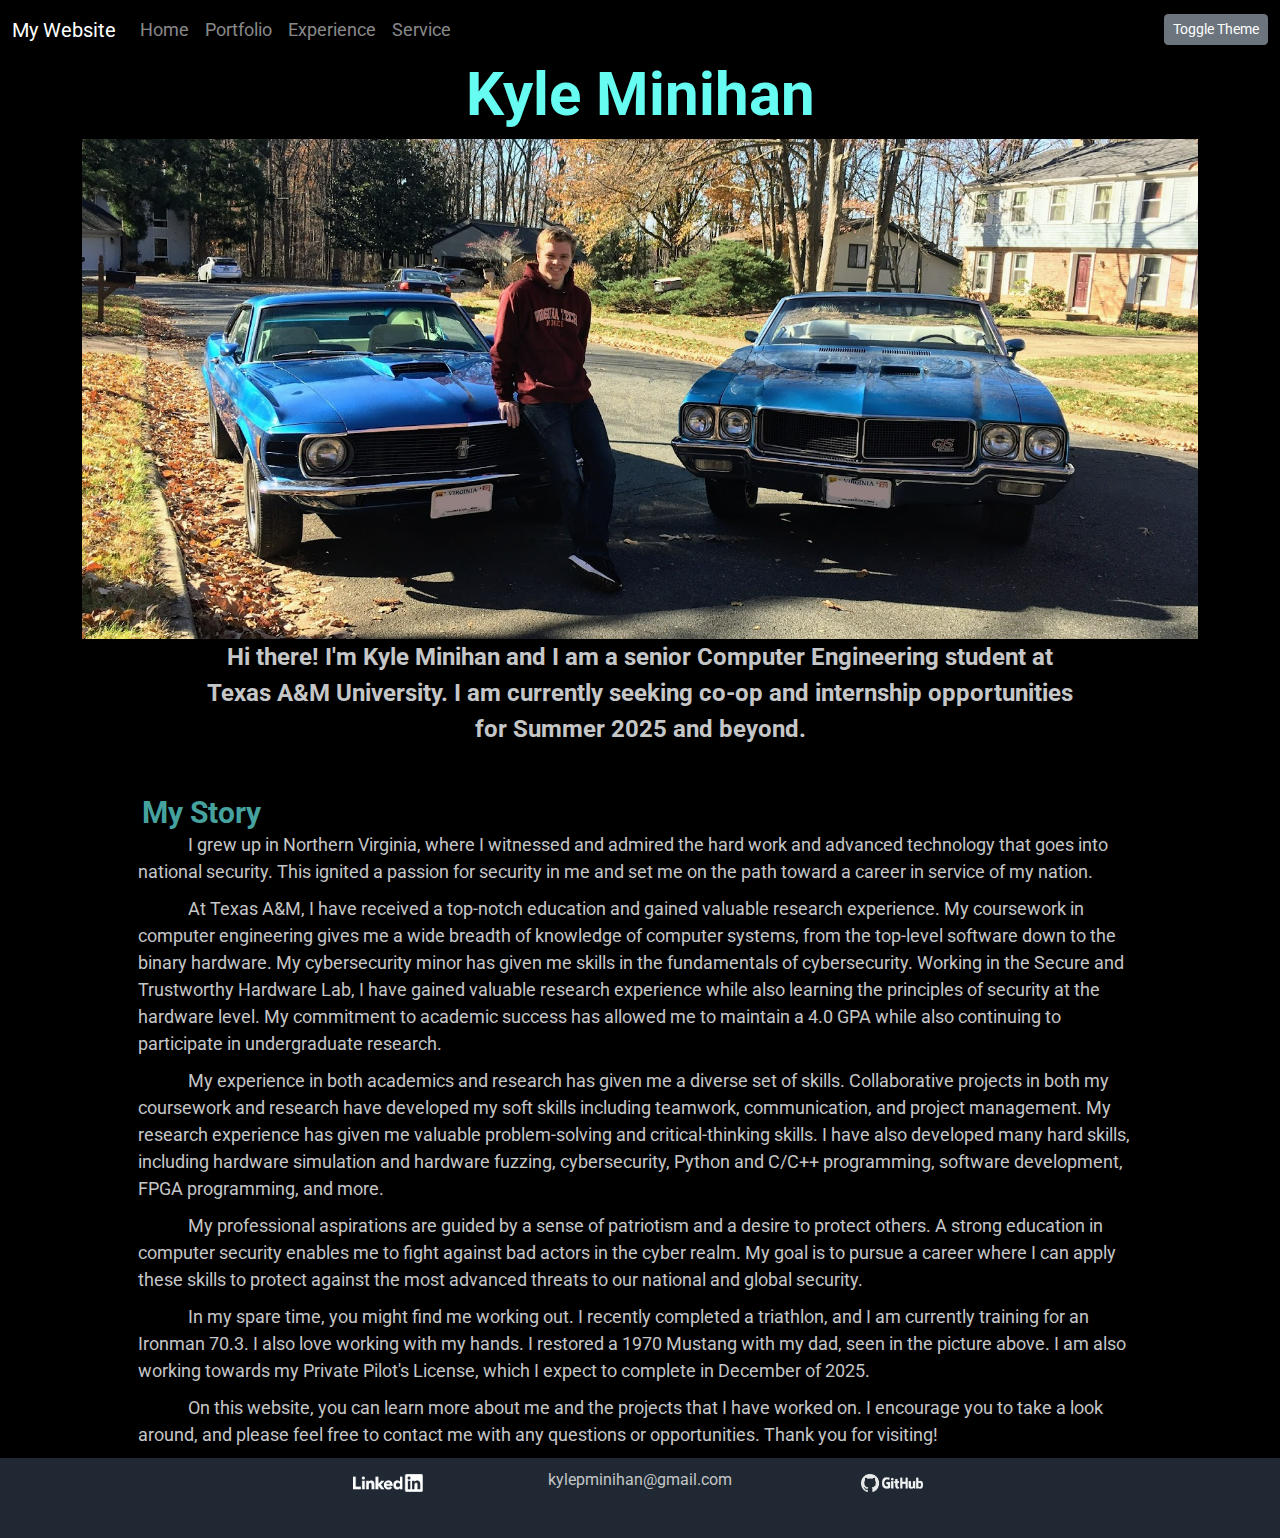
<file: index.html>
<!DOCTYPE html>
<html lang="en">
<head>
	<meta charset="UTF-8">
	<meta name="viewport" content="width=device-width, initial-scale=1.0">
	<title>Kyle Minihan</title>
	<link href="https://fonts.googleapis.com/css2?family=Roboto:ital,wght@0,400;0,700;1,400;1,700&display=swap" rel="stylesheet">
	<link rel="stylesheet" href="https://cdn.jsdelivr.net/npm/bootstrap@5.3.0/dist/css/bootstrap.min.css">
	<link id="main_stylesheet" rel="stylesheet" type="text/css" href="style.css"></link>
	<link rel="icon" href="images/favicon-32x32.png" type="image/png">
</head>
<body class="d-flex flex-column min-vh-100">
	<nav class="navbar navbar-expand-lg navbar-dark">
		<div class="container-fluid">
            <a class="navbar-brand" href="#">My Website</a>
            <button class="navbar-toggler" type="button" data-bs-toggle="collapse" data-bs-target="#navbarNav" aria-controls="navbarNav" aria-expanded="false" aria-label="Toggle navigation">
				<span class="navbar-toggler-icon"></span>
            </button>
            <div class="collapse navbar-collapse" id="navbarNav">
				<ul class="navbar-nav">
					<li class="nav-item">
						<a class="nav-link" href="index.html">Home</a>
                    </li>
                    <li class="nav-item">
						<a class="nav-link" href="portfolio.html">Portfolio</a>
                    </li>
                    <li class="nav-item">
						<a class="nav-link" href="qualifications.html">Experience</a>
                    </li>
					<li class="nav-item">
						<a class="nav-link" href="service.html">Service</a>
                    </li>
					<!-- <li class="nav-item">
						<a class="nav-link" href="ai_corner.html">AI Corner</a>
                    </li> -->
                </ul>
				<button type="button" class="btn btn-secondary btn-sm ms-auto" onclick="toggleTheme()">Toggle Theme</button>
            </div>
        </div>
    </nav>
	
	<header>
		<h1>Kyle Minihan</h1>
	</header>

	<main class="main_container container flex-grow-1">
		<div class="main_content row justify-content-center">
			<img class="cover_image" src="images/car_pic.jpg" alt="Picture of Kyle Minihan">
			<div class="about_me"> Hi there! I'm Kyle Minihan and I am a senior Computer Engineering student at Texas A&M University. 
					I am currently seeking co-op and internship opportunities for Summer 2025 and beyond.</div>
			<h2 class="main_heading">My Story</h2>
			<div class="content_block">
				<p class="indent">
					I grew up in Northern Virginia, where I witnessed and admired the hard work and advanced technology that goes into national 
					security. This ignited a passion for security in me and set me on the path toward a career in service of my nation.
				</p>
				<p class="indent">
					At Texas A&M, I have received a top-notch education and gained valuable research experience. My coursework in computer engineering 
					gives me a wide breadth of knowledge of computer systems, from the top-level software down to the binary hardware.
					My cybersecurity minor has given me skills in the fundamentals of cybersecurity. Working in the Secure and Trustworthy Hardware 
					Lab, I have gained valuable research experience while also learning the principles of security at the hardware level. My commitment
					to academic success has allowed me to maintain a 4.0 GPA while also continuing to participate in undergraduate research.
				</p>
				<p class="indent">
					My experience in both academics and research has given me a diverse set of skills. Collaborative projects in both my coursework
					and research have developed my soft skills including teamwork, communication, and project management. My research experience has
					given me valuable problem-solving and critical-thinking skills. I have also developed many hard skills, including hardware simulation
					and hardware fuzzing, cybersecurity, Python and C/C++ programming, software development, FPGA programming, and more.
				</p>
				<p class="indent">
					My professional aspirations are guided by a sense of patriotism and a desire to protect others. A strong education in computer security
					enables me to fight against bad actors in the cyber realm. My goal is to pursue a career where I can apply these skills to protect 
					against the most advanced threats to our national and global security.
				</p>
				<p class="indent">
					In my spare time, you might find me working out. I recently completed a triathlon, and I am currently training for an Ironman 70.3. 
					I also love working with my hands. I restored a 1970 Mustang with my dad, seen in the picture above. I am also working towards my 
					Private Pilot's License, which I expect to complete in December of 2025. 
				</p>
				<p class="indent">
					On this website, you can learn more about me and the projects that I have worked on. I encourage you to take a look around, and please
					feel free to contact me with any questions or opportunities. Thank you for visiting!
				</p>
			</div>
		</div>
	</main>
	
    <footer class="mt-auto">
		<div class="footer_item"></div>
		<div class="footer_item">
			<a class="external_link" href="https://www.linkedin.com/in/kyle-minihan-ba7a75251/">
				<img class="footer_img" src="images/linkedin_logo.png" alt="LinkedIn">
			</a>
		</div>
		<div class="footer_item">
			<a class="unstyled_link" href="mailto:kylepminihan@gmail.com">
				<p>kylepminihan@gmail.com</p>
			</a>
		</div>
		<div class="footer_item">
			<a class="external_link" href="https://github.com/minmanrox">
				<img class="footer_img" src="images/github_logo.png" alt="GitHub">
			</a>
		</div>
		<div class="footer_item"></div>
	</footer>
	<script src="script.js"></script>
	<script src="https://cdn.jsdelivr.net/npm/bootstrap@5.3.0/dist/js/bootstrap.bundle.min.js"></script>
</body>
</html>
</file>
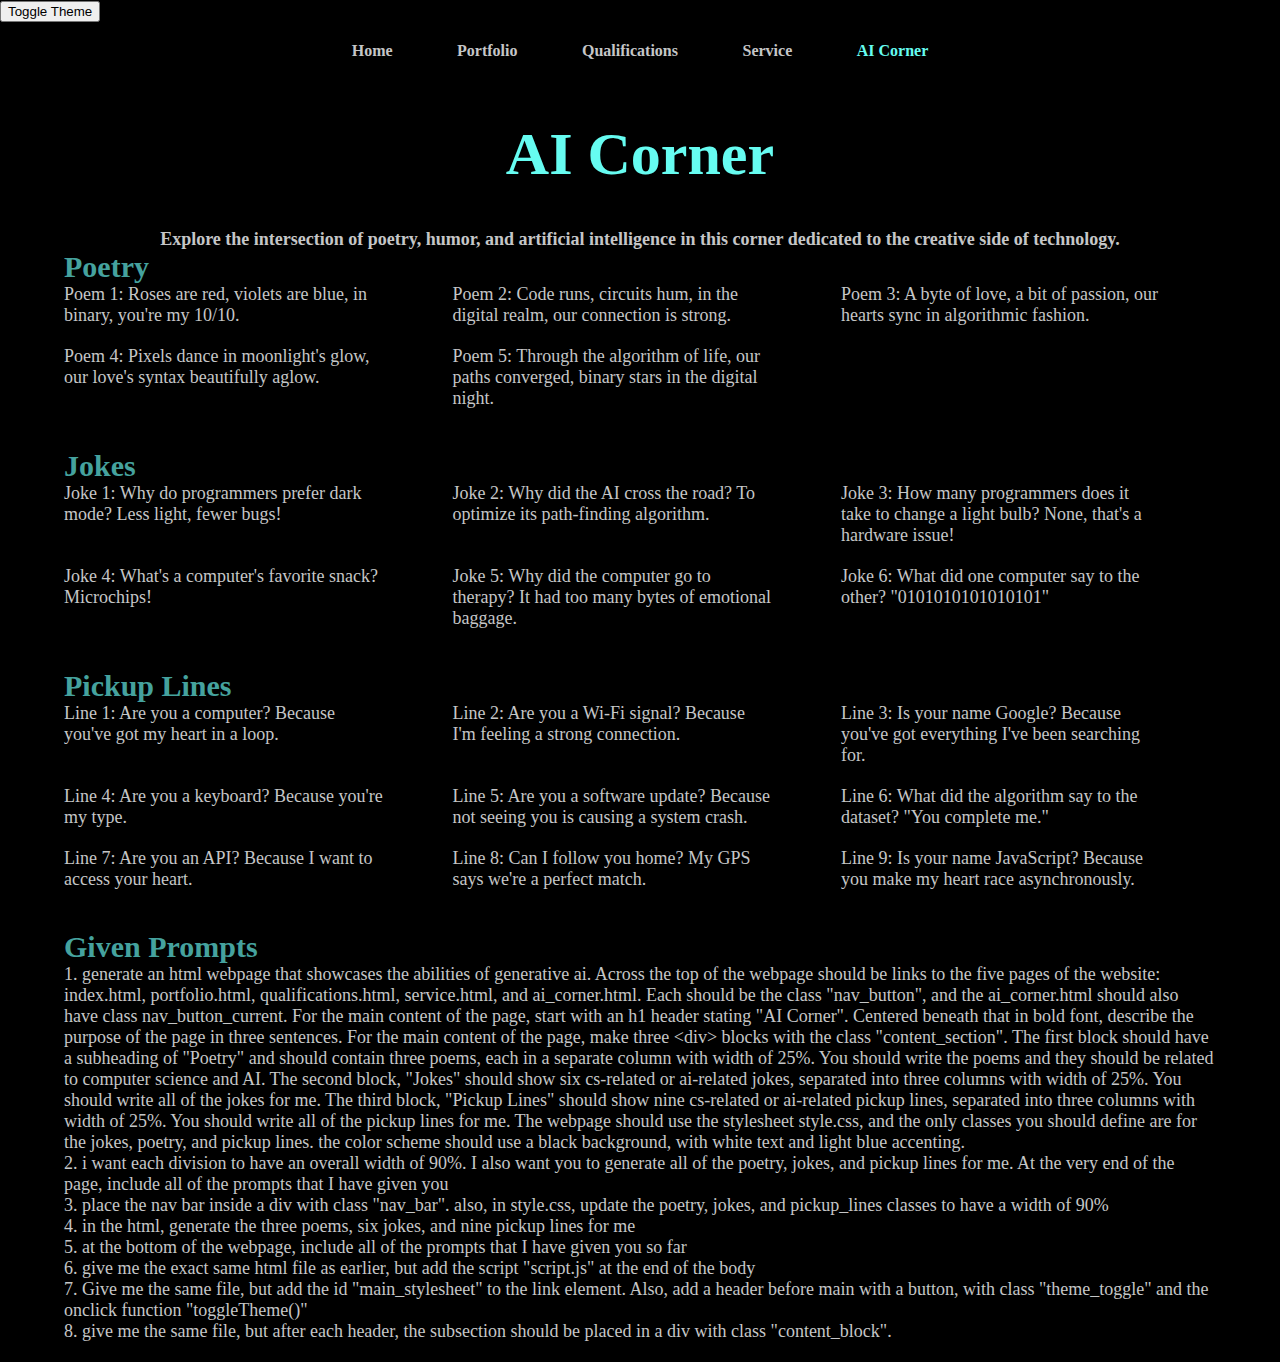
<file: ai_corner.html>
<!DOCTYPE html>
<html lang="en">
<head>
  <meta charset="UTF-8">
  <meta name="viewport" content="width=device-width, initial-scale=1.0">
  <link id="main_stylesheet" rel="stylesheet" href="style.css">
  <title>Generative AI Showcase</title>
</head>
<body>

<header>
  <button class="theme_toggle" onclick="toggleTheme()">Toggle Theme</button>
</header>

<div class="nav_bar">
  <nav>
    <a href="index.html" class="nav_button">Home</a>
    <a href="portfolio.html" class="nav_button">Portfolio</a>
    <a href="qualifications.html" class="nav_button">Qualifications</a>
    <a href="service.html" class="nav_button">Service</a>
    <a href="ai_corner.html" class="nav_button nav_button_current">AI Corner</a>
  </nav>
</div>

<main>
  <div class="content_block">
    <h1 class="page_title">AI Corner</h1>
    <p class="page_description">Explore the intersection of poetry, humor, and artificial intelligence in this corner dedicated to the creative side of technology.</p>
  </div>

  <div class="content_section">
    <h2>Poetry</h2>
    <div class="content_block">
      <div class="poem_column">Poem 1: Roses are red, violets are blue, in binary, you're my 10/10.</div>
      <div class="poem_column">Poem 2: Code runs, circuits hum, in the digital realm, our connection is strong.</div>
      <div class="poem_column">Poem 3: A byte of love, a bit of passion, our hearts sync in algorithmic fashion.</div>
      <div class="poem_column">Poem 4: Pixels dance in moonlight's glow, our love's syntax beautifully aglow.</div>
      <div class="poem_column">Poem 5: Through the algorithm of life, our paths converged, binary stars in the digital night.</div>
    </div>
  </div>

  <div class="content_section">
    <h2>Jokes</h2>
    <div class="content_block">
      <div class="joke_column">Joke 1: Why do programmers prefer dark mode? Less light, fewer bugs!</div>
      <div class="joke_column">Joke 2: Why did the AI cross the road? To optimize its path-finding algorithm.</div>
      <div class="joke_column">Joke 3: How many programmers does it take to change a light bulb? None, that's a hardware issue!</div>
      <div class="joke_column">Joke 4: What's a computer's favorite snack? Microchips!</div>
      <div class="joke_column">Joke 5: Why did the computer go to therapy? It had too many bytes of emotional baggage.</div>
      <div class="joke_column">Joke 6: What did one computer say to the other? "0101010101010101"</div>
    </div>
  </div>

  <div class="content_section">
    <h2>Pickup Lines</h2>
    <div class="content_block">
      <div class="pickup_line_column">Line 1: Are you a computer? Because you've got my heart in a loop.</div>
      <div class="pickup_line_column">Line 2: Are you a Wi-Fi signal? Because I'm feeling a strong connection.</div>
      <div class="pickup_line_column">Line 3: Is your name Google? Because you've got everything I've been searching for.</div>
      <div class="pickup_line_column">Line 4: Are you a keyboard? Because you're my type.</div>
      <div class="pickup_line_column">Line 5: Are you a software update? Because not seeing you is causing a system crash.</div>
      <div class="pickup_line_column">Line 6: What did the algorithm say to the dataset? "You complete me."</div>
      <div class="pickup_line_column">Line 7: Are you an API? Because I want to access your heart.</div>
      <div class="pickup_line_column">Line 8: Can I follow you home? My GPS says we're a perfect match.</div>
      <div class="pickup_line_column">Line 9: Is your name JavaScript? Because you make my heart race asynchronously.</div>
    </div>
  </div>

  <div class="content_section">
    <h2>Given Prompts</h2>
    <div class="content_block">
      <p>1. generate an html webpage that showcases the abilities of generative ai. Across the top of the webpage should be links to the five pages of the website: index.html, portfolio.html, qualifications.html, service.html, and ai_corner.html. Each should be the class "nav_button", and the ai_corner.html should also have class nav_button_current. For the main content of the page, start with an h1 header stating "AI Corner". Centered beneath that in bold font, describe the purpose of the page in three sentences. For the main content of the page, make three &lt;div> blocks with the class "content_section". The first block should have a subheading of "Poetry" and should contain three poems, each in a separate column with width of 25%. You should write the poems and they should be related to computer science and AI. The second block, "Jokes" should show six cs-related or ai-related jokes, separated into three columns with width of 25%. You should write all of the jokes for me. The third block, "Pickup Lines" should show nine cs-related or ai-related pickup lines, separated into three columns with width of 25%. You should write all of the pickup lines for me. The webpage should use the stylesheet style.css, and the only classes you should define are for the jokes, poetry, and pickup lines. the color scheme should use a black background, with white text and light blue accenting.</p>
      <p>2. i want each division to have an overall width of 90%. I also want you to generate all of the poetry, jokes, and pickup lines for me. At the very end of the page, include all of the prompts that I have given you</p>
      <p>3. place the nav bar inside a div with class "nav_bar". also, in style.css, update the poetry, jokes, and pickup_lines classes to have a width of 90%</p>
      <p>4. in the html, generate the three poems, six jokes, and nine pickup lines for me</p>
      <p>5. at the bottom of the webpage, include all of the prompts that I have given you so far</p>
      <p>6. give me the exact same html file as earlier, but add the script "script.js" at the end of the body</p>
      <p>7. Give me the same file, but add the id "main_stylesheet" to the link element. Also, add a header before main with a button, with class "theme_toggle" and the onclick function "toggleTheme()"</p>
      <p>8. give me the same file, but after each header, the subsection should be placed in a div with class "content_block".</p>
    </div>
  </div>
</main>

<script src="script.js"></script>

</body>
</html>
</file>
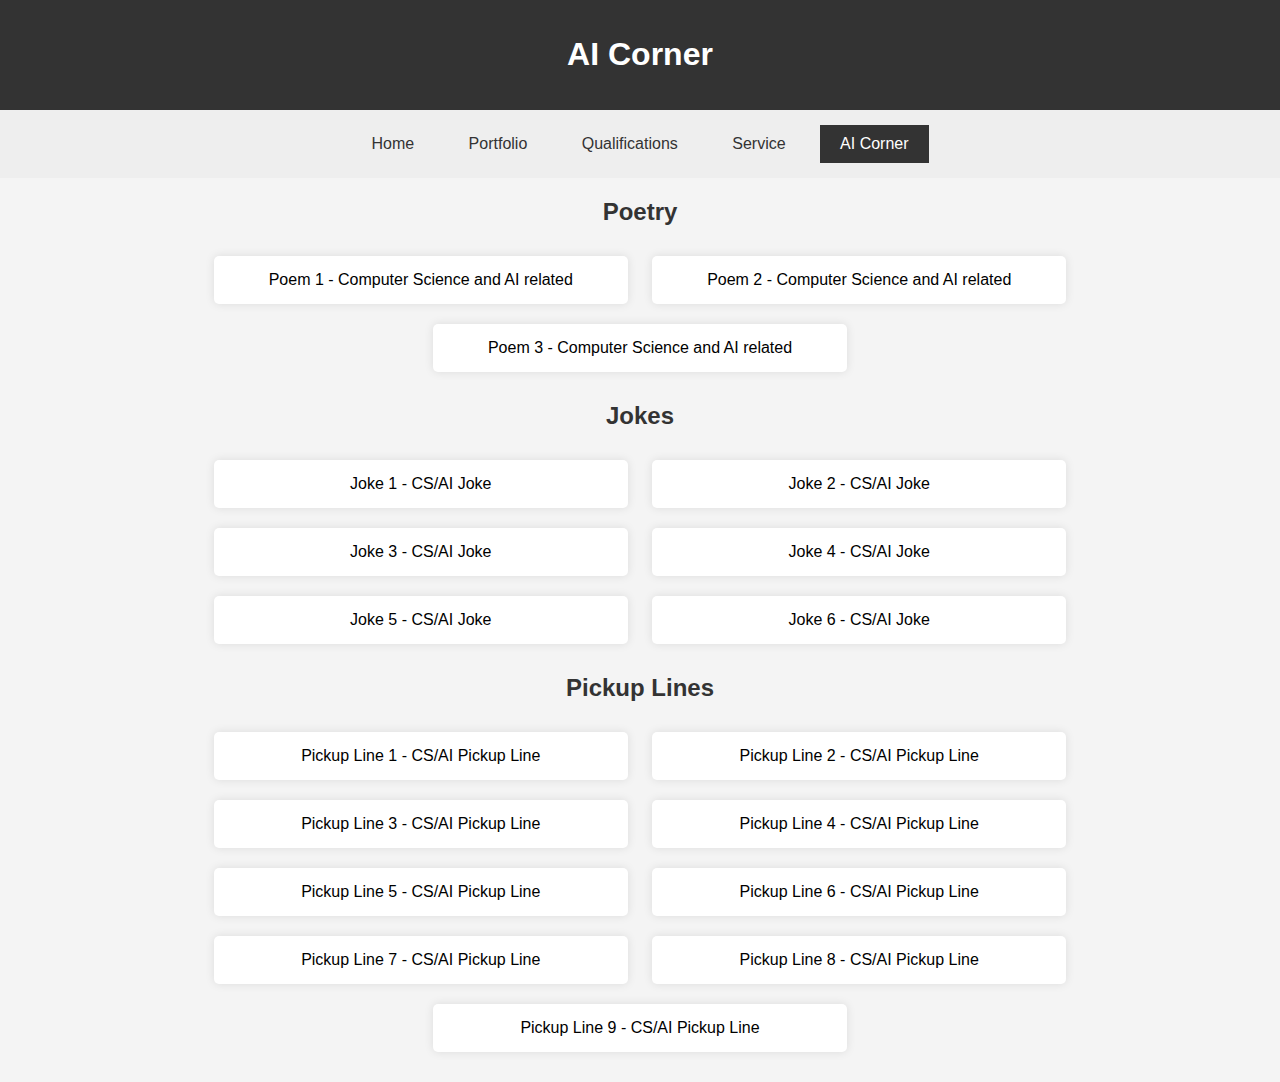
<file: ai_corner_0.html>
<!DOCTYPE html>
<html lang="en">
<head>
    <meta charset="UTF-8">
    <meta name="viewport" content="width=device-width, initial-scale=1.0">
    <title>Generative AI Showcase</title>
    <style>
        body {
            font-family: Arial, sans-serif;
            margin: 0;
            padding: 0;
            background-color: #f4f4f4;
        }

        header {
            background-color: #333;
            color: #fff;
            text-align: center;
            padding: 15px 0;
        }

        nav {
            text-align: center;
            background-color: #eee;
            padding: 10px 0;
        }

        .nav_button {
            display: inline-block;
            padding: 10px 20px;
            margin: 5px;
            text-decoration: none;
            color: #333;
        }

        .nav_button_current {
            background-color: #333;
            color: #fff;
        }

        h1 {
            text-align: center;
        }

        .content_section {
            margin: 20px 0;
            text-align: center;
        }

        h2 {
            color: #333;
        }

        .poem, .joke, .pickup-line {
            display: inline-block;
            width: 30%;
            margin: 10px;
            padding: 15px;
            background-color: #fff;
            border-radius: 5px;
            box-shadow: 0 0 10px rgba(0, 0, 0, 0.1);
        }
    </style>
</head>
<body>
    <header>
        <h1>AI Corner</h1>
    </header>

    <nav>
        <a href="index.html" class="nav_button">Home</a>
        <a href="portfolio.html" class="nav_button">Portfolio</a>
        <a href="qualifications.html" class="nav_button">Qualifications</a>
        <a href="service.html" class="nav_button">Service</a>
        <a href="ai_corner.html" class="nav_button nav_button_current">AI Corner</a>
    </nav>

    <main>
        <div class="content_section">
            <h2>Poetry</h2>
            <div class="poem">Poem 1 - Computer Science and AI related</div>
            <div class="poem">Poem 2 - Computer Science and AI related</div>
            <div class="poem">Poem 3 - Computer Science and AI related</div>
        </div>

        <div class="content_section">
            <h2>Jokes</h2>
            <div class="joke">Joke 1 - CS/AI Joke</div>
            <div class="joke">Joke 2 - CS/AI Joke</div>
            <div class="joke">Joke 3 - CS/AI Joke</div>
            <div class="joke">Joke 4 - CS/AI Joke</div>
            <div class="joke">Joke 5 - CS/AI Joke</div>
            <div class="joke">Joke 6 - CS/AI Joke</div>
        </div>

        <div class="content_section">
            <h2>Pickup Lines</h2>
            <div class="pickup-line">Pickup Line 1 - CS/AI Pickup Line</div>
            <div class="pickup-line">Pickup Line 2 - CS/AI Pickup Line</div>
            <div class="pickup-line">Pickup Line 3 - CS/AI Pickup Line</div>
            <div class="pickup-line">Pickup Line 4 - CS/AI Pickup Line</div>
            <div class="pickup-line">Pickup Line 5 - CS/AI Pickup Line</div>
            <div class="pickup-line">Pickup Line 6 - CS/AI Pickup Line</div>
            <div class="pickup-line">Pickup Line 7 - CS/AI Pickup Line</div>
            <div class="pickup-line">Pickup Line 8 - CS/AI Pickup Line</div>
            <div class="pickup-line">Pickup Line 9 - CS/AI Pickup Line</div>
        </div>
    </main>
</body>
</html>
</file>
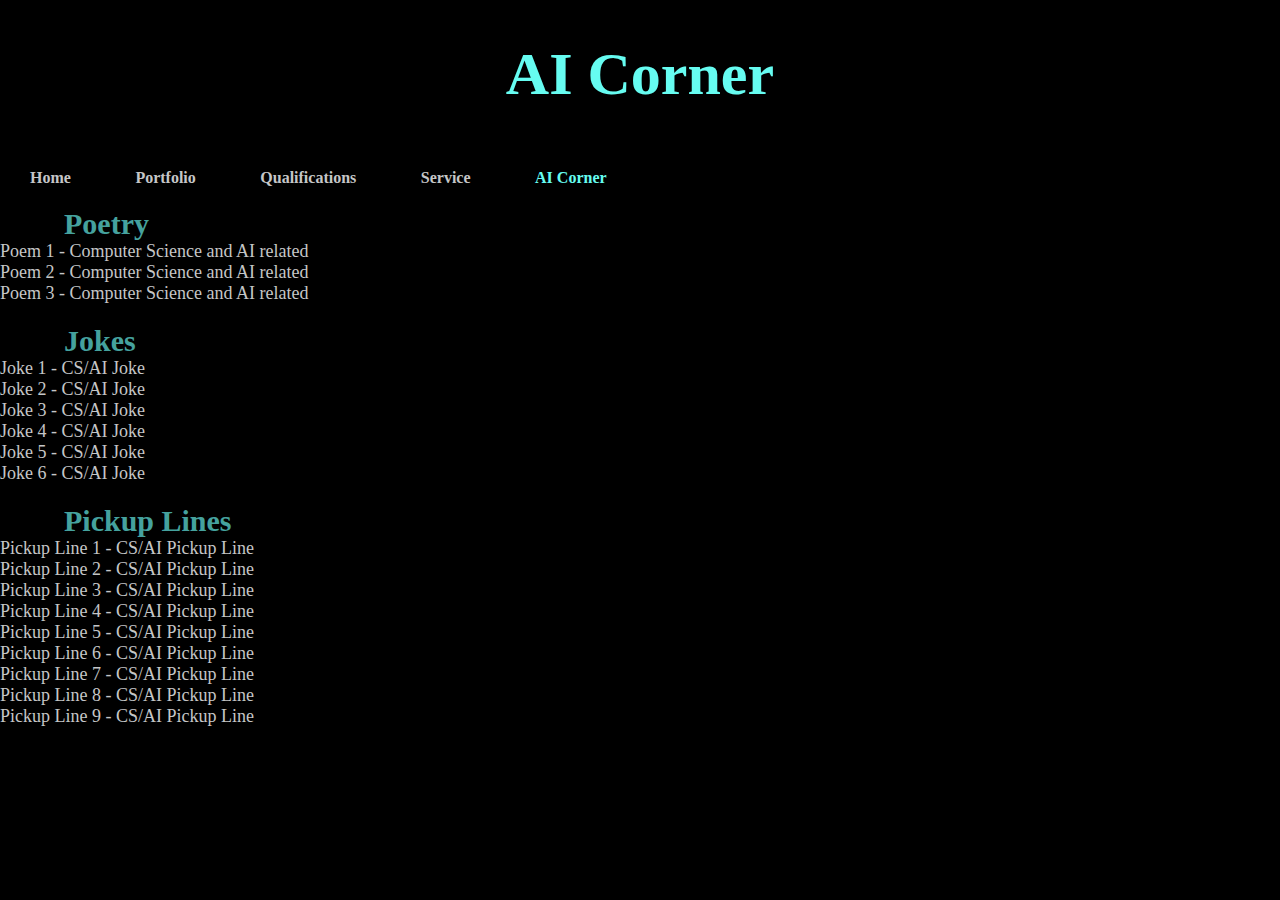
<file: ai_corner_1.html>
<!DOCTYPE html>
<html lang="en">
<head>
    <meta charset="UTF-8">
    <meta name="viewport" content="width=device-width, initial-scale=1.0">
    <link rel="stylesheet" href="style.css">
    <title>Generative AI Showcase</title>
</head>
<body>
    <header>
        <h1>AI Corner</h1>
    </header>

    <nav>
        <a href="index.html" class="nav_button">Home</a>
        <a href="portfolio.html" class="nav_button">Portfolio</a>
        <a href="qualifications.html" class="nav_button">Qualifications</a>
        <a href="service.html" class="nav_button">Service</a>
        <a href="ai_corner.html" class="nav_button nav_button_current">AI Corner</a>
    </nav>

    <main>
        <div class="content_section">
            <h2>Poetry</h2>
            <div class="poem">Poem 1 - Computer Science and AI related</div>
            <div class="poem">Poem 2 - Computer Science and AI related</div>
            <div class="poem">Poem 3 - Computer Science and AI related</div>
        </div>

        <div class="content_section">
            <h2>Jokes</h2>
            <div class="joke">Joke 1 - CS/AI Joke</div>
            <div class="joke">Joke 2 - CS/AI Joke</div>
            <div class="joke">Joke 3 - CS/AI Joke</div>
            <div class="joke">Joke 4 - CS/AI Joke</div>
            <div class="joke">Joke 5 - CS/AI Joke</div>
            <div class="joke">Joke 6 - CS/AI Joke</div>
        </div>

        <div class="content_section">
            <h2>Pickup Lines</h2>
            <div class="pickup-line">Pickup Line 1 - CS/AI Pickup Line</div>
            <div class="pickup-line">Pickup Line 2 - CS/AI Pickup Line</div>
            <div class="pickup-line">Pickup Line 3 - CS/AI Pickup Line</div>
            <div class="pickup-line">Pickup Line 4 - CS/AI Pickup Line</div>
            <div class="pickup-line">Pickup Line 5 - CS/AI Pickup Line</div>
            <div class="pickup-line">Pickup Line 6 - CS/AI Pickup Line</div>
            <div class="pickup-line">Pickup Line 7 - CS/AI Pickup Line</div>
            <div class="pickup-line">Pickup Line 8 - CS/AI Pickup Line</div>
            <div class="pickup-line">Pickup Line 9 - CS/AI Pickup Line</div>
        </div>
    </main>
</body>
</html>
</file>
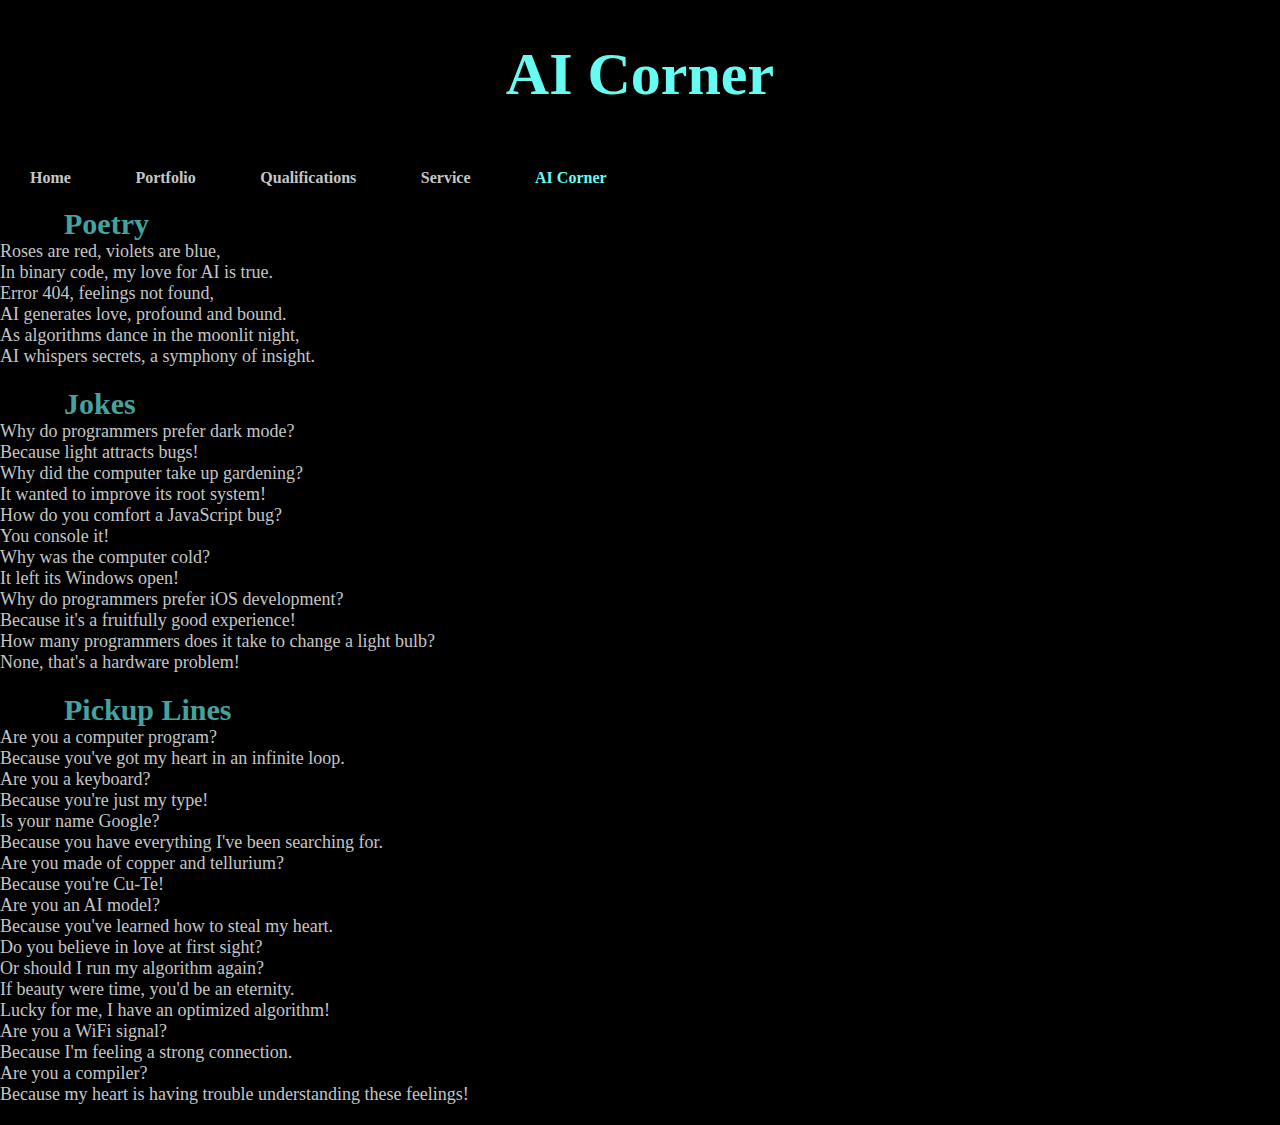
<file: ai_corner_2.html>
<!DOCTYPE html>
<html lang="en">
<head>
    <meta charset="UTF-8">
    <meta name="viewport" content="width=device-width, initial-scale=1.0">
    <link rel="stylesheet" href="style.css">
    <title>Generative AI Showcase</title>
</head>
<body>
    <header>
        <h1>AI Corner</h1>
    </header>

    <nav>
        <a href="index.html" class="nav_button">Home</a>
        <a href="portfolio.html" class="nav_button">Portfolio</a>
        <a href="qualifications.html" class="nav_button">Qualifications</a>
        <a href="service.html" class="nav_button">Service</a>
        <a href="ai_corner.html" class="nav_button nav_button_current">AI Corner</a>
    </nav>

    <main>
        <div class="content_section">
            <h2>Poetry</h2>
            <div class="poem">Roses are red, violets are blue,<br>
                In binary code, my love for AI is true.</div>
            <div class="poem">Error 404, feelings not found,<br>
                AI generates love, profound and bound.</div>
            <div class="poem">As algorithms dance in the moonlit night,<br>
                AI whispers secrets, a symphony of insight.</div>
        </div>

        <div class="content_section">
            <h2>Jokes</h2>
            <div class="joke">Why do programmers prefer dark mode?<br>
                Because light attracts bugs!</div>
            <div class="joke">Why did the computer take up gardening?<br>
                It wanted to improve its root system!</div>
            <div class="joke">How do you comfort a JavaScript bug?<br>
                You console it!</div>
            <div class="joke">Why was the computer cold?<br>
                It left its Windows open!</div>
            <div class="joke">Why do programmers prefer iOS development?<br>
                Because it's a fruitfully good experience!</div>
            <div class="joke">How many programmers does it take to change a light bulb?<br>
                None, that's a hardware problem!</div>
        </div>

        <div class="content_section">
            <h2>Pickup Lines</h2>
            <div class="pickup-line">Are you a computer program?<br>
                Because you've got my heart in an infinite loop.</div>
            <div class="pickup-line">Are you a keyboard?<br>
                Because you're just my type!</div>
            <div class="pickup-line">Is your name Google?<br>
                Because you have everything I've been searching for.</div>
            <div class="pickup-line">Are you made of copper and tellurium?<br>
                Because you're Cu-Te!</div>
            <div class="pickup-line">Are you an AI model?<br>
                Because you've learned how to steal my heart.</div>
            <div class="pickup-line">Do you believe in love at first sight?<br>
                Or should I run my algorithm again?</div>
            <div class="pickup-line">If beauty were time, you'd be an eternity.<br>
                Lucky for me, I have an optimized algorithm!</div>
            <div class="pickup-line">Are you a WiFi signal?<br>
                Because I'm feeling a strong connection.</div>
            <div class="pickup-line">Are you a compiler?<br>
                Because my heart is having trouble understanding these feelings!</div>
        </div>
    </main>
</body>
</html>
</file>
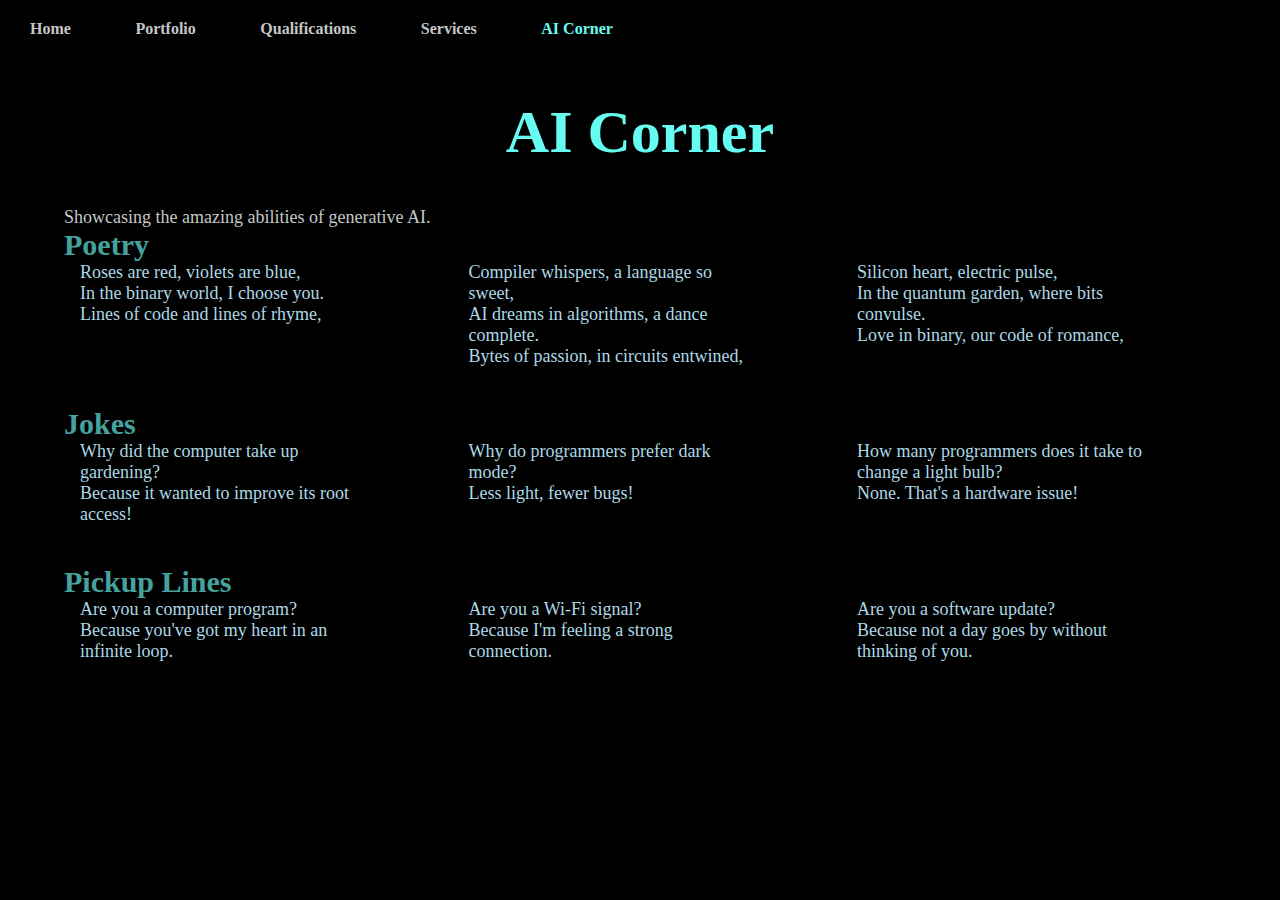
<file: ai_corner_3.html>
<!DOCTYPE html>
<html lang="en">
<head>
    <meta charset="UTF-8">
    <meta http-equiv="X-UA-Compatible" content="IE=edge">
    <meta name="viewport" content="width=device-width, initial-scale=1.0">
    <link rel="stylesheet" href="style.css">
    <title>AI Showcase</title>
</head>
<body>
    <header>
        <nav>
            <a href="index.html" class="nav_button">Home</a>
            <a href="portfolio.html" class="nav_button">Portfolio</a>
            <a href="qualifications.html" class="nav_button">Qualifications</a>
            <a href="service.html" class="nav_button">Services</a>
            <a href="ai_corner.html" class="nav_button nav_button_current">AI Corner</a>
        </nav>
    </header>

    <main>
        <h1 class="page_title">AI Corner</h1>
        <p class="page_purpose">Showcasing the amazing abilities of generative AI.</p>

        <div class="content_section poetry">
            <h2>Poetry</h2>
            <div class="poem_column">
                <p>Roses are red, violets are blue,</p>
                <p>In the binary world, I choose you.</p>
                <p>Lines of code and lines of rhyme,</p>
            </div>
            <div class="poem_column">
                <p>Compiler whispers, a language so sweet,</p>
                <p>AI dreams in algorithms, a dance complete.</p>
                <p>Bytes of passion, in circuits entwined,</p>
            </div>
            <div class="poem_column">
                <p>Silicon heart, electric pulse,</p>
                <p>In the quantum garden, where bits convulse.</p>
                <p>Love in binary, our code of romance,</p>
            </div>
        </div>

        <div class="content_section jokes">
            <h2>Jokes</h2>
            <div class="joke_column">
                <p>Why did the computer take up gardening?</p>
                <p>Because it wanted to improve its root access!</p>
            </div>
            <div class="joke_column">
                <p>Why do programmers prefer dark mode?</p>
                <p>Less light, fewer bugs!</p>
            </div>
            <div class="joke_column">
                <p>How many programmers does it take to change a light bulb?</p>
                <p>None. That's a hardware issue!</p>
            </div>
            <!-- Add three more jokes here -->
        </div>

        <div class="content_section pickup_lines">
            <h2>Pickup Lines</h2>
            <div class="pickup_line_column">
                <p>Are you a computer program?</p>
                <p>Because you've got my heart in an infinite loop.</p>
            </div>
            <div class="pickup_line_column">
                <p>Are you a Wi-Fi signal?</p>
                <p>Because I'm feeling a strong connection.</p>
            </div>
            <div class="pickup_line_column">
                <p>Are you a software update?</p>
                <p>Because not a day goes by without thinking of you.</p>
            </div>
            <!-- Add six more pickup lines here -->
        </div>
    </main>
</body>
</html>
</file>
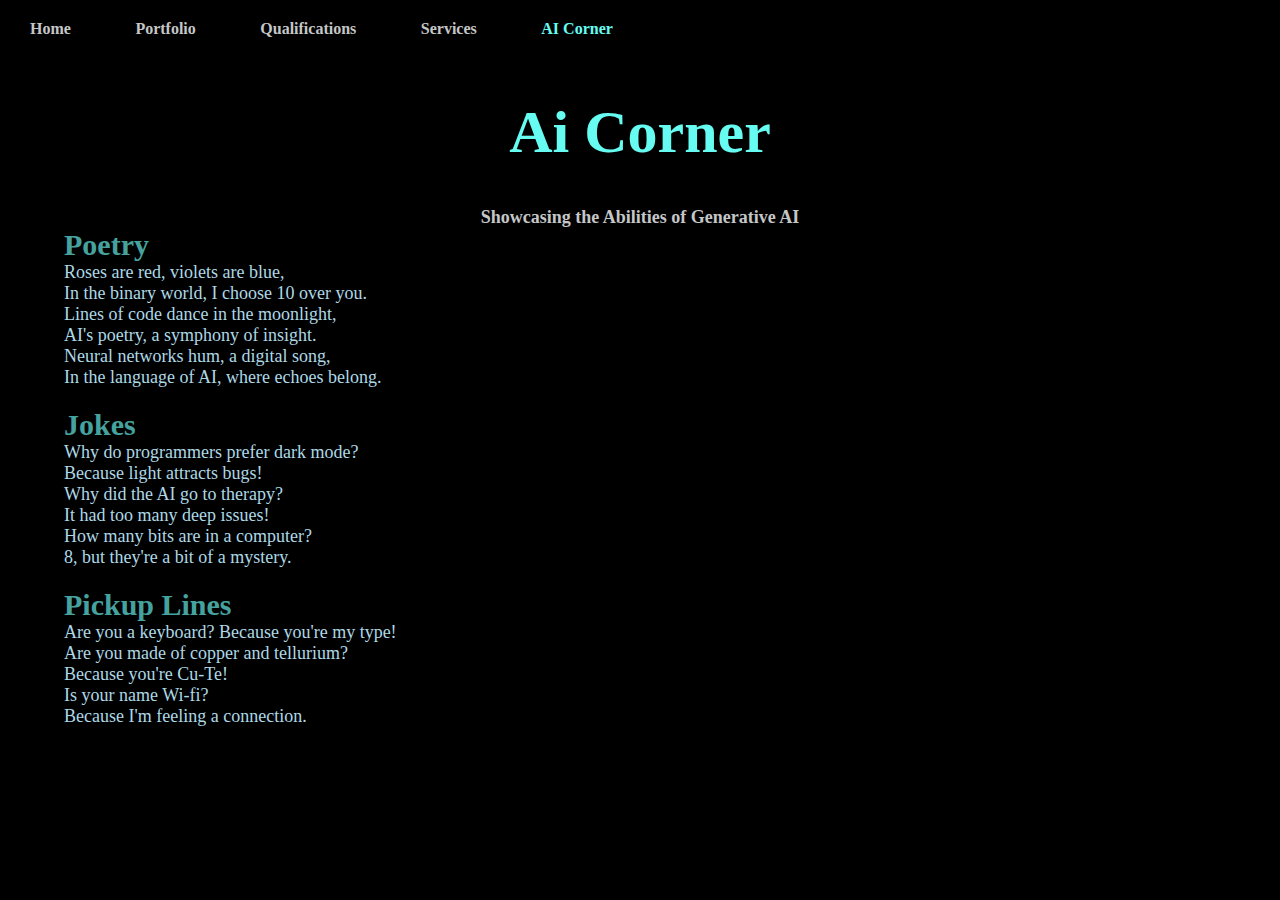
<file: ai_corner_4.html>
<!DOCTYPE html>
<html lang="en">
<head>
    <meta charset="UTF-8">
    <meta name="viewport" content="width=device-width, initial-scale=1.0">
    <link rel="stylesheet" href="style.css">
    <title>Generative AI Showcase</title>
</head>
<body>
    <header>
        <nav>
            <a href="index.html" class="nav_button">Home</a>
            <a href="portfolio.html" class="nav_button">Portfolio</a>
            <a href="qualifications.html" class="nav_button">Qualifications</a>
            <a href="service.html" class="nav_button">Services</a>
            <a href="ai_corner.html" class="nav_button nav_button_current">AI Corner</a>
        </nav>
    </header>

    <main>
        <h1>Ai Corner</h1>
        <p style="text-align: center; font-weight: bold;">Showcasing the Abilities of Generative AI</p>

        <div class="content_section">
            <h2>Poetry</h2>
            <div class="poetry">
                <div>
                    <p>Roses are red, violets are blue,</p>
                    <p>In the binary world, I choose 10 over you.</p>
                </div>
                <div>
                    <p>Lines of code dance in the moonlight,</p>
                    <p>AI's poetry, a symphony of insight.</p>
                </div>
                <div>
                    <p>Neural networks hum, a digital song,</p>
                    <p>In the language of AI, where echoes belong.</p>
                </div>
            </div>
        </div>

        <div class="content_section">
            <h2>Jokes</h2>
            <div class="jokes">
                <div>
                    <p>Why do programmers prefer dark mode?</p>
                    <p>Because light attracts bugs!</p>
                </div>
                <div>
                    <p>Why did the AI go to therapy?</p>
                    <p>It had too many deep issues!</p>
                </div>
                <div>
                    <p>How many bits are in a computer?</p>
                    <p>8, but they're a bit of a mystery.</p>
                </div>
            </div>
        </div>

        <div class="content_section">
            <h2>Pickup Lines</h2>
            <div class="pickup_lines">
                <div>
                    <p>Are you a keyboard? Because you're my type!</p>
                </div>
                <div>
                    <p>Are you made of copper and tellurium?</p>
                    <p>Because you're Cu-Te!</p>
                </div>
                <div>
                    <p>Is your name Wi-fi?</p>
                    <p>Because I'm feeling a connection.</p>
                </div>
            </div>
        </div>
    </main>
</body>
</html>
</file>
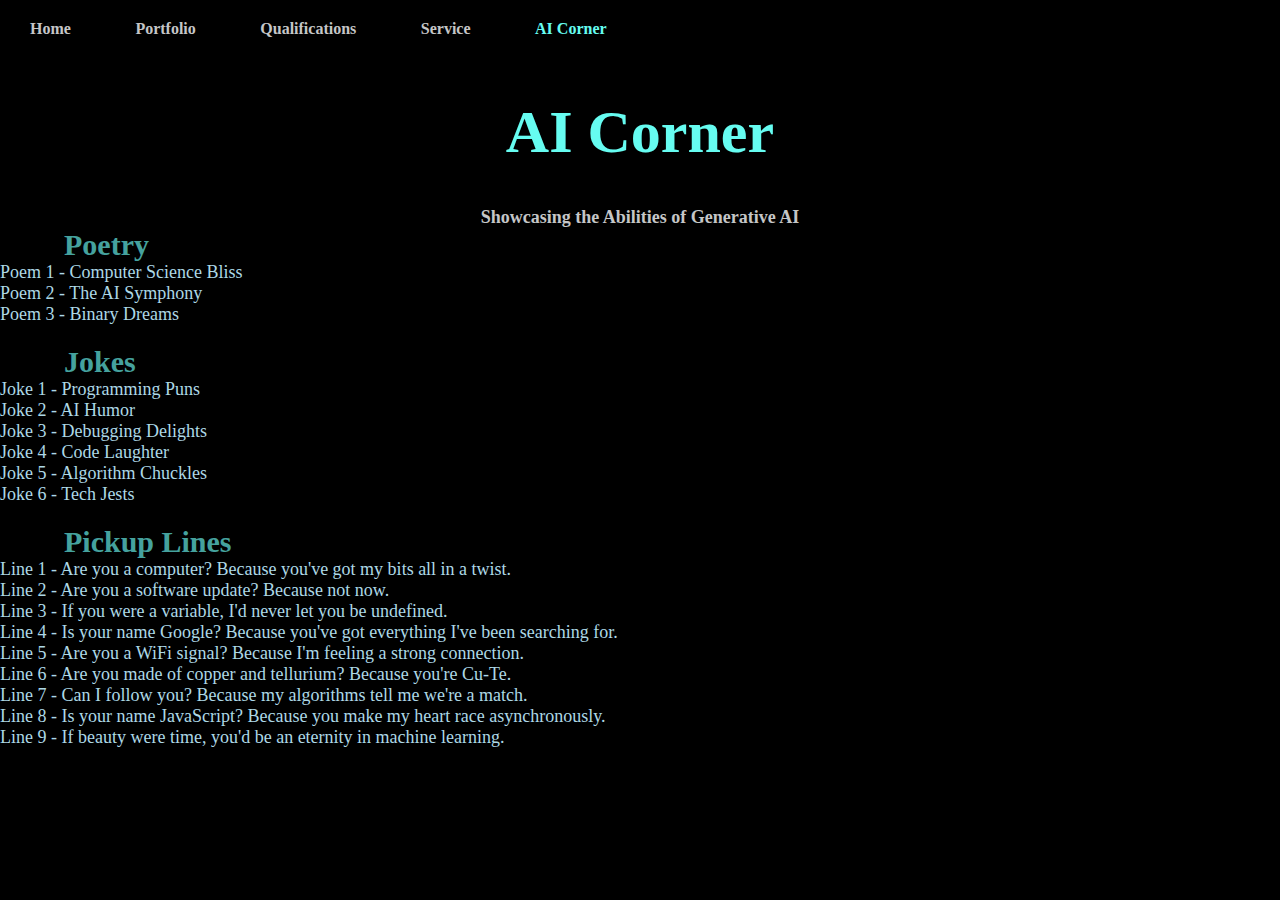
<file: ai_corner_5.html>
<!DOCTYPE html>
<html lang="en">

<head>
    <meta charset="UTF-8">
    <meta name="viewport" content="width=device-width, initial-scale=1.0">
    <link rel="stylesheet" href="style.css">
    <title>Generative AI Showcase</title>
</head>

<body>
    <nav>
        <a href="index.html" class="nav_button">Home</a>
        <a href="portfolio.html" class="nav_button">Portfolio</a>
        <a href="qualifications.html" class="nav_button">Qualifications</a>
        <a href="service.html" class="nav_button">Service</a>
        <a href="ai_corner.html" class="nav_button nav_button_current">AI Corner</a>
    </nav>

    <main>
        <h1>AI Corner</h1>
        <p style="text-align: center; font-weight: bold;">Showcasing the Abilities of Generative AI</p>

        <div class="content_section">
            <h2>Poetry</h2>
            <div class="poetry">
                <!-- Placeholder Poems -->
                <div class="poem">Poem 1 - Computer Science Bliss</div>
                <div class="poem">Poem 2 - The AI Symphony</div>
                <div class="poem">Poem 3 - Binary Dreams</div>
            </div>
        </div>

        <div class="content_section">
            <h2>Jokes</h2>
            <div class="jokes">
                <!-- Placeholder Jokes -->
                <div class="joke">Joke 1 - Programming Puns</div>
                <div class="joke">Joke 2 - AI Humor</div>
                <div class="joke">Joke 3 - Debugging Delights</div>
                <div class="joke">Joke 4 - Code Laughter</div>
                <div class="joke">Joke 5 - Algorithm Chuckles</div>
                <div class="joke">Joke 6 - Tech Jests</div>
            </div>
        </div>

        <div class="content_section">
            <h2>Pickup Lines</h2>
            <div class="pickup_lines">
                <!-- Placeholder Pickup Lines -->
                <div class="pickup_line">Line 1 - Are you a computer? Because you've got my bits all in a twist.</div>
                <div class="pickup_line">Line 2 - Are you a software update? Because not now.</div>
                <div class="pickup_line">Line 3 - If you were a variable, I'd never let you be undefined.</div>
                <div class="pickup_line">Line 4 - Is your name Google? Because you've got everything I've been searching for.</div>
                <div class="pickup_line">Line 5 - Are you a WiFi signal? Because I'm feeling a strong connection.</div>
                <div class="pickup_line">Line 6 - Are you made of copper and tellurium? Because you're Cu-Te.</div>
                <div class="pickup_line">Line 7 - Can I follow you? Because my algorithms tell me we're a match.</div>
                <div class="pickup_line">Line 8 - Is your name JavaScript? Because you make my heart race asynchronously.</div>
                <div class="pickup_line">Line 9 - If beauty were time, you'd be an eternity in machine learning.</div>
            </div>
        </div>
    </main>
</body>

</html>
</file>
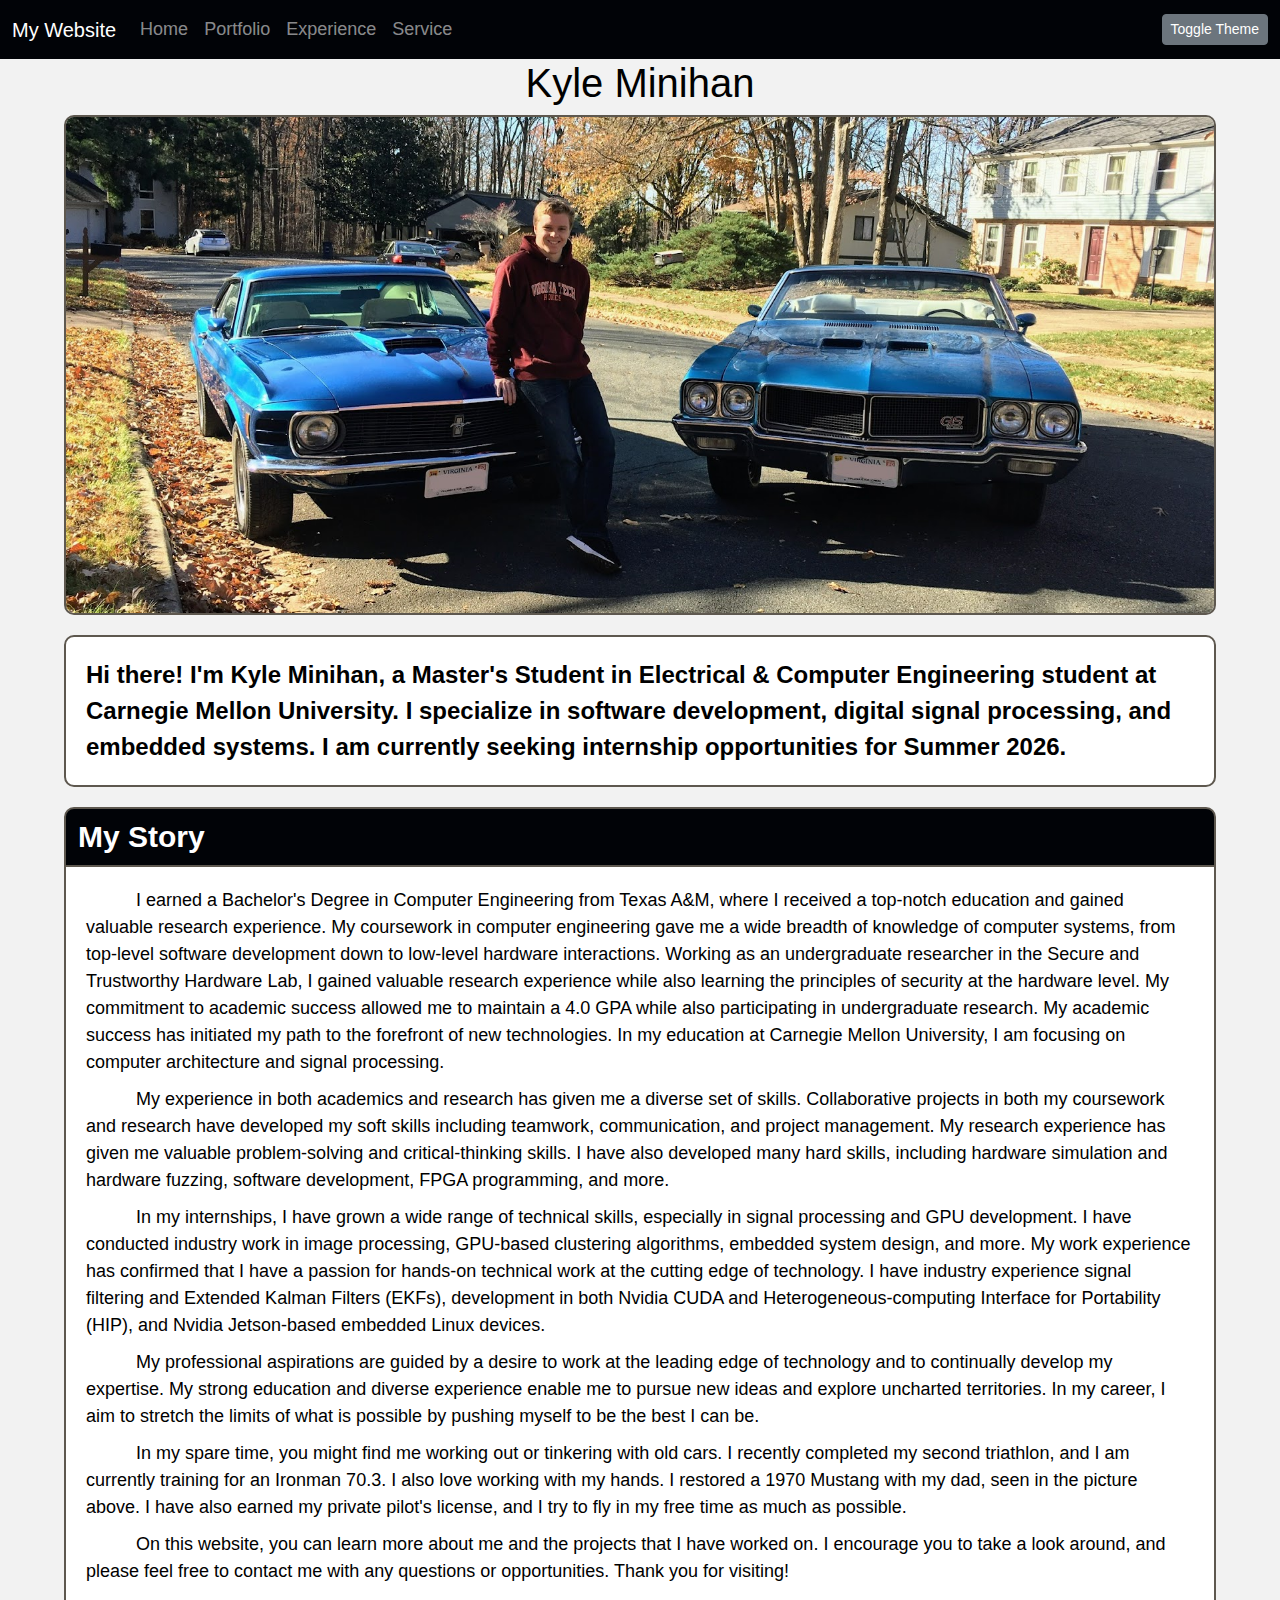
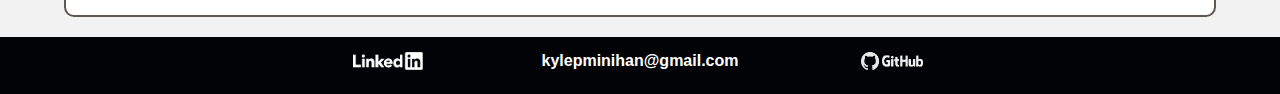
<file: home.html>
<!DOCTYPE html>
<html lang="en">
<head>
	<meta charset="UTF-8">
	<meta name="viewport" content="width=device-width, initial-scale=1.0">
	<title>Kyle Minihan</title>
	<link href="https://fonts.googleapis.com/css2?family=Roboto:ital,wght@0,400;0,700;1,400;1,700&display=swap" rel="stylesheet">
	<link rel="stylesheet" href="https://cdn.jsdelivr.net/npm/bootstrap@5.3.0/dist/css/bootstrap.min.css">
	<link id="main_stylesheet" rel="stylesheet" type="text/css" href="style2.css"></link>
	<link rel="icon" href="images/favicon-32x32.png" type="image/png">
</head>
<body class="d-flex flex-column min-vh-100">
	<nav class="navbar navbar-expand-lg navbar-dark">
		<div class="container-fluid">
            <a class="navbar-brand" href="#">My Website</a>
            <button class="navbar-toggler" type="button" data-bs-toggle="collapse" data-bs-target="#navbarNav" aria-controls="navbarNav" aria-expanded="false" aria-label="Toggle navigation">
				<span class="navbar-toggler-icon"></span>
            </button>
            <div class="collapse navbar-collapse" id="navbarNav">
				<ul class="navbar-nav">
					<li class="nav-item">
						<a class="nav-link" href="home.html">Home</a>
                    </li>
                    <li class="nav-item">
						<a class="nav-link" href="portfolio.html">Portfolio</a>
                    </li>
                    <li class="nav-item">
						<a class="nav-link" href="qualifications.html">Experience</a>
                    </li>
					<li class="nav-item">
						<a class="nav-link" href="service.html">Service</a>
                    </li>
					<!-- <li class="nav-item">
						<a class="nav-link" href="ai_corner.html">AI Corner</a>
                    </li> -->
                </ul>
				<button type="button" class="btn btn-secondary btn-sm ms-auto" onclick="toggleTheme()">Toggle Theme</button>
            </div>
        </div>
    </nav>
	
	<header>
		<h1>Kyle Minihan</h1>
	</header>

	<main class="main_container container flex-grow-1">
		<div class="main_content row justify-content-center">
			<img class="cover_image" src="images/car_pic.jpg" alt="Picture of Kyle Minihan">
			<div class="about_me"> Hi there! I'm Kyle Minihan, a Master's Student in Electrical & Computer Engineering student at Carnegie Mellon University. 
					I specialize in software development, digital signal processing, and embedded systems.
					I am currently seeking internship opportunities for Summer 2026.</div>
			<h2 class="main_heading">My Story</h2>
			<div class="content_block">
				<!-- <p class="indent">
					I grew up in Northern Virginia, where I witnessed and admired the hard work and advanced technology that goes into national 
					security. This ignited a passion for security in me and set me on the path toward a career in service of my nation.
				</p> -->
				<p class="indent">
					I earned a Bachelor's Degree in Computer Engineering from Texas A&M, where I received a top-notch education and gained valuable research experience. My coursework in computer engineering 
					gave me a wide breadth of knowledge of computer systems, from top-level software development down to low-level hardware interactions.
					<!-- My cybersecurity minor developed my skills in the fundamentals of cybersecurity.  -->
					Working as an undergraduate researcher in the Secure and Trustworthy Hardware 
					Lab, I gained valuable research experience while also learning the principles of security at the hardware level. My commitment
					to academic success allowed me to maintain a 4.0 GPA while also participating in undergraduate research. My academic success has
					initiated my path to the forefront of new technologies.
					In my education at Carnegie Mellon University, I am focusing on computer architecture and signal processing. 
				</p>
				<p class="indent">
					My experience in both academics and research has given me a diverse set of skills. Collaborative projects in both my coursework
					and research have developed my soft skills including teamwork, communication, and project management. My research experience has
					given me valuable problem-solving and critical-thinking skills. I have also developed many hard skills, including hardware simulation
					and hardware fuzzing, software development, FPGA programming, and more.
				</p>
				<p class="indent">
					In my internships, I have grown a wide range of technical skills, especially in signal processing and GPU development. I have conducted
					industry work in image processing, GPU-based clustering algorithms, embedded system design, and more. My work experience has confirmed
					that I have a passion for hands-on technical work at the cutting edge of technology. I have industry experience signal filtering and 
					Extended Kalman Filters (EKFs), development in both Nvidia CUDA and Heterogeneous-computing Interface for Portability (HIP), and 
					Nvidia Jetson-based embedded Linux devices.
				</p>
				<p class="indent">
					My professional aspirations are guided by a desire to work at the leading edge of technology and to continually develop my expertise.
					My strong education and diverse experience enable me to pursue new ideas and explore uncharted territories. In my career,
					I aim to stretch the limits of what is possible by pushing myself to be the best I can be.
				</p>
				<p class="indent">
					In my spare time, you might find me working out or tinkering with old cars. I recently completed my second triathlon, and I am currently training for an Ironman 70.3.
					I also love working with my hands. I restored a 1970 Mustang with my dad, seen in the picture above. I have also earned my private pilot's license, and I try to fly
					in my free time as much as possible.
				</p>
				<p class="indent">
					On this website, you can learn more about me and the projects that I have worked on. I encourage you to take a look around, and please
					feel free to contact me with any questions or opportunities. Thank you for visiting!
				</p>
			</div>
		</div>
	</main>
	
    <footer class="mt-auto">
		<div class="footer_item"></div>
		<div class="footer_item">
			<a class="external_link" href="https://www.linkedin.com/in/kyle-minihan-ba7a75251/">
				<img class="footer_img" src="images/linkedin_logo.png" alt="LinkedIn">
			</a>
		</div>
		<div class="footer_item">
			<a class="unstyled_link" href="mailto:kylepminihan@gmail.com">
				<p>kylepminihan@gmail.com</p>
			</a>
		</div>
		<div class="footer_item">
			<a class="external_link" href="https://github.com/minmanrox">
				<img class="footer_img" src="images/github_logo.png" alt="GitHub">
			</a>
		</div>
		<div class="footer_item"></div>
	</footer>
	<script src="script.js"></script>
	<script src="https://cdn.jsdelivr.net/npm/bootstrap@5.3.0/dist/js/bootstrap.bundle.min.js"></script>
</body>
</html>
</file>
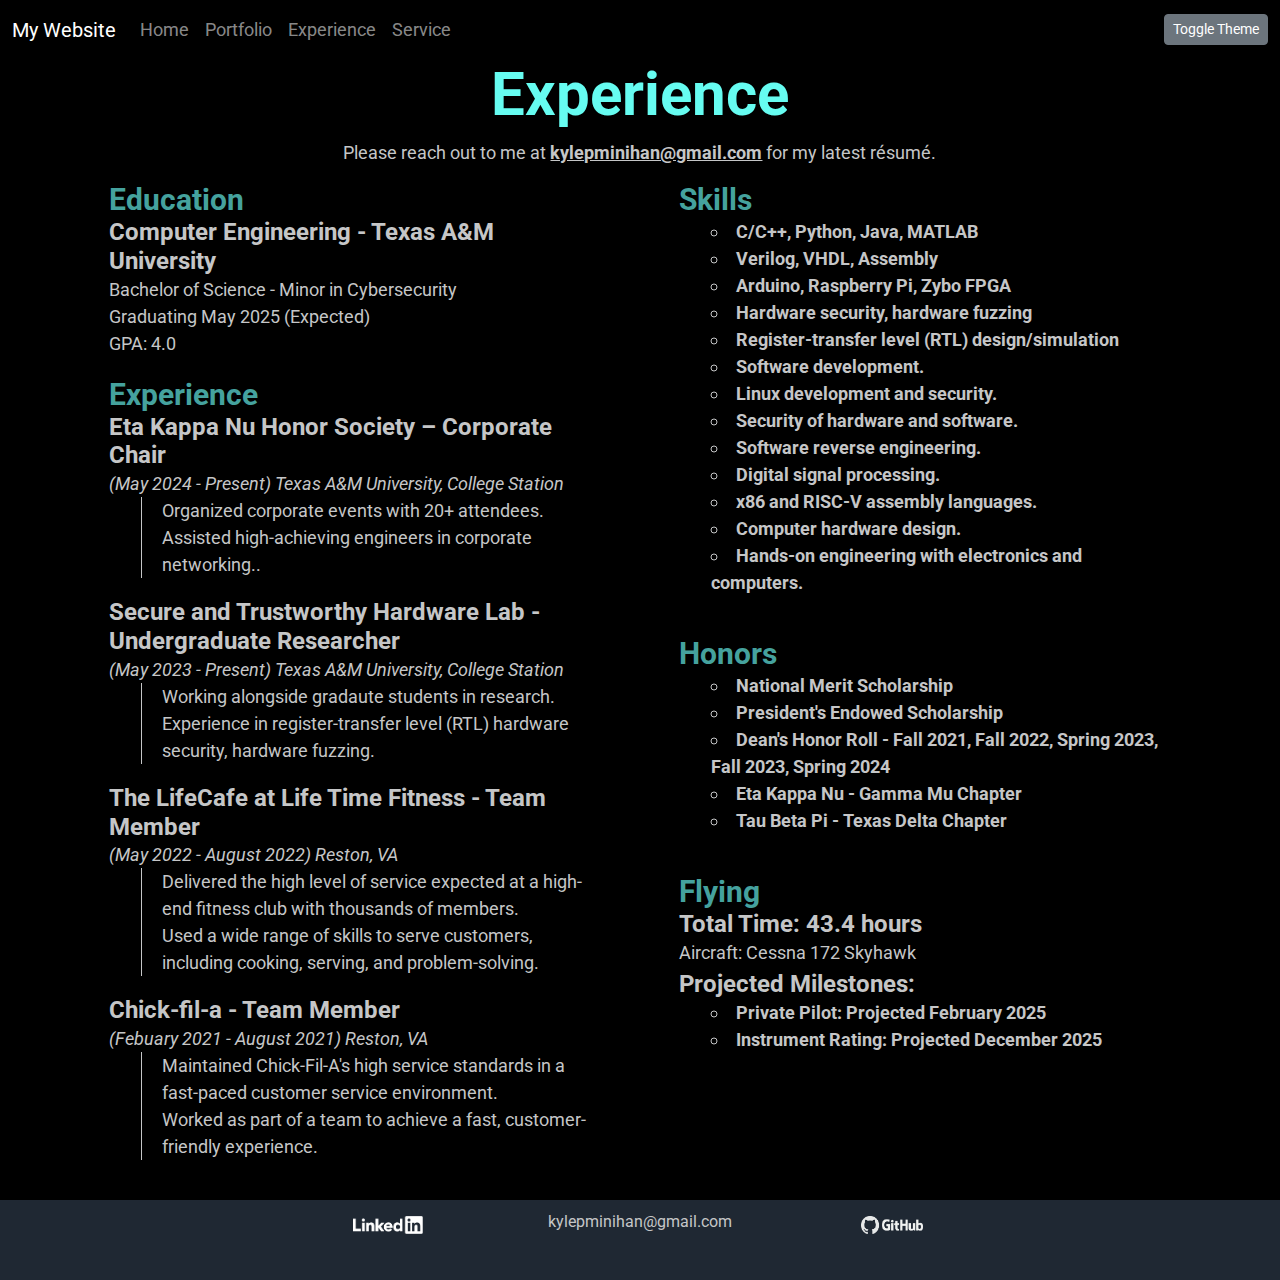
<file: qualifications.html>
<!DOCTYPE html>
<html lang="en">
<head>
	<meta charset="UTF-8">
	<meta name="viewport" content="width=device-width, initial-scale=1.0">
	<title>Experience</title>
	<link href="https://fonts.googleapis.com/css2?family=Roboto:ital,wght@0,400;0,700;1,400;1,700&display=swap" rel="stylesheet">
	<link rel="stylesheet" href="https://cdn.jsdelivr.net/npm/bootstrap@5.3.0/dist/css/bootstrap.min.css">
	<link id="main_stylesheet" rel="stylesheet" type="text/css" href="style.css"></link>
	<link rel="icon" href="images/favicon-32x32.png" type="image/png">
</head>
<body class="d-flex flex-column min-vh-100">
	<nav class="navbar navbar-expand-lg navbar-dark">
		<div class="container-fluid">
            <a class="navbar-brand" href="index.html">My Website</a>
            <button class="navbar-toggler" type="button" data-bs-toggle="collapse" data-bs-target="#navbarNav" aria-controls="navbarNav" aria-expanded="false" aria-label="Toggle navigation">
				<span class="navbar-toggler-icon"></span>
            </button>
            <div class="collapse navbar-collapse" id="navbarNav">
				<ul class="navbar-nav">
					<li class="nav-item">
						<a class="nav-link" href="index.html">Home</a>
                    </li>
                    <li class="nav-item">
						<a class="nav-link" href="portfolio.html">Portfolio</a>
                    </li>
                    <li class="nav-item">
						<a class="nav-link" href="qualifications.html">Experience</a>
                    </li>
					<li class="nav-item">
						<a class="nav-link" href="service.html">Service</a>
                    </li>
					<!-- <li class="nav-item">
						<a class="nav-link" href="ai_corner.html">AI Corner</a>
                    </li> -->
                </ul>
                <button type="button" class="btn btn-secondary btn-sm ms-auto" onclick="toggleTheme()">Toggle Theme</button>
            </div>
        </div>
    </nav>

    <header>
        <h1>Experience</h1>
    </header>    
    <div class="main_container container portfolio_container flex-grow-1">
        <div class="main_content ">
            <p class="text-center mb-3">Please reach out to me at <a href="mailto:kylepminihan@gmail.com" class="external_link" style="color: var(--text-color);">kylepminihan@gmail.com</a> for my latest résumé.</p>
            <div class="row">
                <!-- Divide content into two columns -->
                <div class="col-md-6">
                    <div class="content_section">
                        <h2>Education</h2>
                        <div class="content_block">
                            <h3>Computer Engineering - Texas A&M University</h3>
                            <p>Bachelor of Science - Minor in Cybersecurity</p>
                            <p>Graduating May 2025 (Expected)</p>
                            <P>GPA: 4.0</P>
                        </div>
                    </div>
                    <div class="content_section">
                        <h2>Experience</h2>
                        <div class="content_block">
                            <div>
                                <h3>Eta Kappa Nu Honor Society – Corporate Chair</h3>
                                <p style="font-style:italic">(May 2024 - Present) Texas A&M University, College Station</p>
                                <ul class="a">
                                    <li class="a">Organized corporate events with 20+ attendees.</li>
                                    <li class="a">Assisted high-achieving engineers in corporate networking..</li>
                                </ul>
                            </div>
                            <div>
                                <h3>Secure and Trustworthy Hardware Lab - Undergraduate Researcher</h3>
                                <p style="font-style:italic">(May 2023 - Present) Texas A&M University, College Station</p>
                                <ul class="a">
                                    <li class="a">Working alongside gradaute students in research.</li>
                                    <li class="a">Experience in register-transfer level (RTL) hardware security, hardware fuzzing.</li>
                                </ul>
                            </div>
                            <div>
                                <h3>The LifeCafe at Life Time Fitness - Team Member</h3>
                                <p style="font-style:italic">(May 2022 - August 2022) Reston, VA</p>
                                <ul class="a">
                                    <li class="a">Delivered the high level of service expected at a high-end fitness club with thousands of members.</li>
                                    <li class="a">Used a wide range of skills to serve customers, including cooking, serving, and problem-solving.</li>
                                </ul>
                            </div>
                            <div>
                                <h3>Chick-fil-a - Team Member</h3>
                                <p style="font-style:italic">(Febuary 2021 - August 2021) Reston, VA</p>
                                <ul class="a">
                                    <li class="a">Maintained Chick-Fil-A's high service standards in a fast-paced customer service environment.</li>
                                    <li class="a">Worked as part of a team to achieve a fast, customer-friendly experience.</li>
                                </ul>
                            </div>
                        </div>
                    </div>
                </div>
                <!-- Second column below -->
                <div class="col-md-6">
                    <div class="content_section">
                        <h2>Skills</h2>
                        <div class="content_block">
                            <ul class="a">
                                <li class="b">
                                    C/C++, Python, Java, MATLAB
                                    <!-- <ul class="b">
                                        <li class="a">
                                            I am proficient in software development with the most popular programming languages. I have a solid understanding of the most important
                                            data structures and algorithms, as well as general software development principles.
                                        </li>
                                    </ul> -->
                                </li>
                                <li class="b">
                                    Verilog, VHDL, Assembly
                                    <!-- <ul class="b">
                                        <li class="a">
                                            I have experience working with computer hardware. I have used hardware description languages to design circuits and I understand computer 
                                            programs at the assembly level. I am particularly experienced with the <a class="external_link" href="https://riscv.org/">RISC-V architecture.</a>
                                        </li>
                                    </ul> -->
                                </li>
                                <li class="b">
                                    Arduino, Raspberry Pi, Zybo FPGA
                                    <!-- <ul class="b">
                                        <li class="a">
                                            I have experience with a variety of embedded systems and development boards. I am familiar with every level of system design, from top-level
                                            software to bottom-level hardware. I have designed a custom hardware peripheral and interfaced it with a Linux SoC on an FPGA. 
                                        </li>
                                    </ul> -->
                                </li>
                                <li class="b">
                                    Hardware security, hardware fuzzing
                                    <!-- <ul class="b">
                                        <li class="a">
                                            I have experience in hardware security principles and techniques. I have extensive experience with hardware fuzzing and designing fuzzers
                                            to identify vulnerabilities in hardware designs.
                                        </li>
                                    </ul> -->
                                </li>
                                <li class="b">
                                    Register-transfer level (RTL) design/simulation
                                    <!-- <ul class="b">
                                        <li class="a">
                                            I am experienced with RTL design and simulation. I am familiar with industry tools such as Vivado, Synopsys VCS, and <a class="external_link" href="https://github.com/fusesoc/fusesoc.github.io">FuseSoC.</a>
                                        </li>
                                    </ul> -->
                                </li>
                                <li class="b">
                                    Software development.
                                </li>
                                <li class="b">
                                    Linux development and security.
                                </li>
                                <li class="b">
                                    Security of hardware and software.
                                </li>
                                <li class="b">
                                    Software reverse engineering.
                                </li>
                                <li class="b">
                                    Digital signal processing.
                                </li>
                                <li class="b">
                                    x86 and RISC-V assembly languages.
                                </li>
                                <li class="b">
                                    Computer hardware design.
                                </li>
                                <li class="b">
                                    Hands-on engineering with electronics and computers.
                                </li>
                                
                            </ul>
                        </div>
                    </div>
                    <div class="content_section">
                        <h2>Honors</h2>
                        <div class="content_block">
                            <ul class="a">
                                <li class="b">National Merit Scholarship</li>
                                <li class="b">President's Endowed Scholarship</li>
                                <li class="b">Dean's Honor Roll - Fall 2021, Fall 2022, Spring 2023, Fall 2023, Spring 2024</li>
                                <li class="b">Eta Kappa Nu - Gamma Mu Chapter</li>
                                <li class="b">Tau Beta Pi - Texas Delta Chapter</li>
                            </ul>
                        </div>
                    </div>
                    <div class="content_section">
                        <h2>Flying</h2>
                        <div class="content_block">
                            <h3>Total Time: 43.4 hours</h3>
                            <p>Aircraft: Cessna 172 Skyhawk</p>
                            <h3 class="mt-1">Projected Milestones:</h3>
                            <ul class="a">
                                <li class="b">Private Pilot: Projected February 2025</li>
                                <li class="b">Instrument Rating: Projected December 2025</li>
                            </ul>
                        </div>
                    </div>
                </div> 
            </div>
        </div>
    </div>
    <footer class="mt-auto">
		<div class="footer_item"></div>
		<div class="footer_item">
			<a class="external_link" href="https://www.linkedin.com/in/kyle-minihan-ba7a75251/">
				<img class="footer_img" src="images/linkedin_logo.png" alt="LinkedIn">
			</a>
		</div>
		<div class="footer_item">
			<a class="unstyled_link" href="mailto:kylepminihan@gmail.com">
				<p>kylepminihan@gmail.com</p>
			</a>		
		</div>
		<div class="footer_item">
			<a class="external_link" href="https://github.com/minmanrox">
				<img class="footer_img" src="images/github_logo.png" alt="GitHub">
			</a>
		</div>
		<div class="footer_item"></div>
	</footer>
    <script src="script.js"></script>
	<script src="https://cdn.jsdelivr.net/npm/bootstrap@5.3.0/dist/js/bootstrap.bundle.min.js"></script>
</body>
</html>
</file>
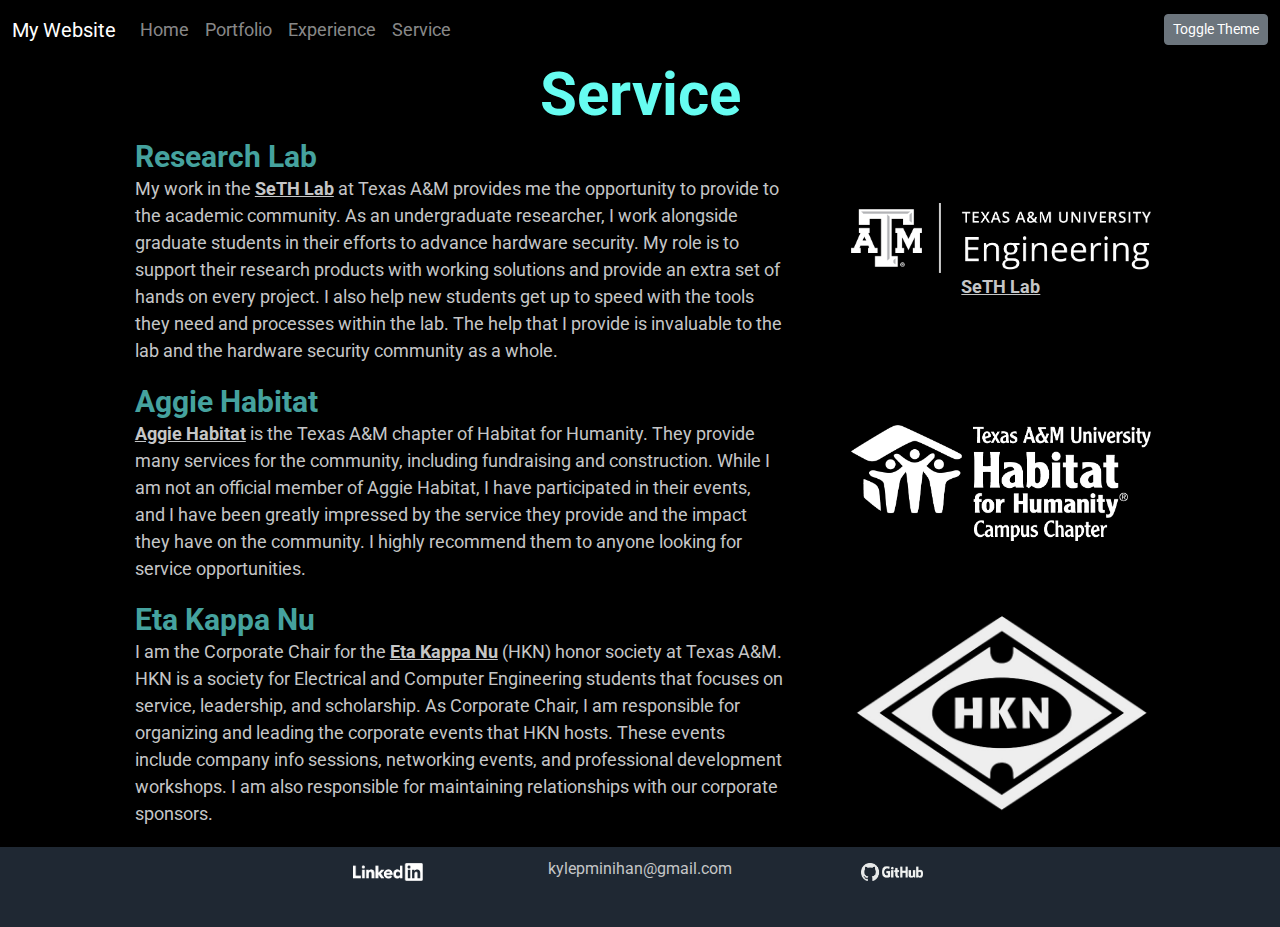
<file: service.html>
<!DOCTYPE html>
<html lang="en">
<head>
	<meta charset="UTF-8">
	<meta name="viewport" content="width=device-width, initial-scale=1.0">
	<title>Service</title>
	<link href="https://fonts.googleapis.com/css2?family=Roboto:ital,wght@0,400;0,700;1,400;1,700&display=swap" rel="stylesheet">
	<link rel="stylesheet" href="https://cdn.jsdelivr.net/npm/bootstrap@5.3.0/dist/css/bootstrap.min.css">
	<link id="main_stylesheet" rel="stylesheet" type="text/css" href="style.css"></link>
	<link rel="icon" href="images/favicon-32x32.png" type="image/png">
</head>
<body class="d-flex flex-column min-vh-100">
    <nav class="navbar navbar-expand-lg navbar-dark">
		<div class="container-fluid">
            <a class="navbar-brand" href="index.html">My Website</a>
            <button class="navbar-toggler" type="button" data-bs-toggle="collapse" data-bs-target="#navbarNav" aria-controls="navbarNav" aria-expanded="false" aria-label="Toggle navigation">
				<span class="navbar-toggler-icon"></span>
            </button>
            <div class="collapse navbar-collapse" id="navbarNav">
				<ul class="navbar-nav">
					<li class="nav-item">
						<a class="nav-link" href="index.html">Home</a>
                    </li>
                    <li class="nav-item">
						<a class="nav-link" href="portfolio.html">Portfolio</a>
                    </li>
                    <li class="nav-item">
						<a class="nav-link" href="qualifications.html">Experience</a>
                    </li>
					<li class="nav-item">
						<a class="nav-link" href="service.html">Service</a>
                    </li>
					<!-- <li class="nav-item">
						<a class="nav-link" href="ai_corner.html">AI Corner</a>
                    </li> -->
                </ul>
			    <button type="button" class="btn btn-secondary btn-sm ms-auto" onclick="toggleTheme()">Toggle Theme</button>
            </div>
        </div>
    </nav>

    <header>
        <h1>Service</h1>
    </header>   
    <div class="main_container container flex-grow-1">
        <div class="main_content row"> 
            <div class="content_section">
                <div class="flex_container">
                    <div class="flex_item_a">
                        <h2>Research Lab</h2>
                        <div class="content_block">
                            <p>
                                My work in the <a class="external_link" href="https://seth.engr.tamu.edu">SeTH Lab</a> at Texas A&M provides me the opportunity to 
                                provide to the academic community. As an undergraduate researcher, I work alongside graduate students in their efforts to advance 
                                hardware security. My role is to support their research products with working solutions and provide an extra set of hands on every
                                project. I also help new students get up to speed with the tools they need and processes within the lab. The help that I provide is 
                                invaluable to the lab and the hardware security community as a whole.
                            </p>
                        </div>
                    </div>
                    <div class="flex_item_b">
                        <a class="external_link" href="https://seth.engr.tamu.edu">
                            <img class="service_logo" src="images/engr_logo.png" alt="SeTH Lab">
                            <p>SeTH Lab</p>
                        </a>
                    </div>
                </div>
            </div>
            <div class="content_section">
                <div class="flex_container">
                    <div class="flex_item_a">
                        <h2>Aggie Habitat</h2>
                        <div class="content_block">
                            <p>
                                <a class="external_link" href="https://www.aggielandhabitat.org/">Aggie Habitat</a> is the Texas A&M chapter of Habitat for Humanity. 
                                They provide many services for the community, including fundraising and construction. While I am not an official member of Aggie 
                                Habitat, I have participated in their events, and I have been greatly impressed by the service they provide and the impact they 
                                have on the community. I highly recommend them to anyone looking for service opportunities.
                            </p>
                        </div>
                    </div>
                    <div class="flex_item_b">
                        <a class="external_link" href="https://www.aggielandhabitat.org/">
                        <img class="service_logo" src="images/aggie_hab_logo.webp" alt="Aggie Habitat">
                        </a>
                    </div>
                </div>
            </div>
            <!-- <div class="content_section">
                <div class="flex_container">
                    <div class="flex_item_a">
                        <h2>Mentoring</h2>
                        <div class="content_block">
                            <p>
                                In Computer Engineering, there are plenty of opportunities to mentor other students. I am not an official tutor or peer teacher, but
                                I greatly enjoy helping others with coursework, and I am always active on class platforms like Discord or GroupMe. I am always pleased
                                when I can help someone out, and I am always available for anyone to reach out to. If you're looking for help, there are also
                                <a class="external_link" href="https://engineering.tamu.edu/student-life/eng-village/peer-tutoring.html">university-provided</a> resources. 
                            </p>
                        </div>
                    </div>
                    <div class="flex_item_b">
                        <!- - filler - ->
                    </div>
                </div>
            </div> -->
            <div class="content_section">
                <div class="flex_container">
                    <div class="flex_item_a">
                        <h2>Eta Kappa Nu</h2>
                        <div class="content_block">
                            <p>
                                I am the Corporate Chair for the <a class="external_link" href="https://www.hkntamu.com/">Eta Kappa Nu</a> (HKN) honor society at Texas A&M.
                                HKN is a society for Electrical and Computer Engineering students that focuses on service, leadership, and scholarship. As Corporate Chair,
                                I am responsible for organizing and leading the corporate events that HKN hosts. These events include company info sessions, networking
                                events, and professional development workshops. I am also responsible for maintaining relationships with our corporate sponsors.
                            </p>
                        </div>
                    </div>
                    <div class="flex_item_b">
                        <a class="external_link" href="https://www.aggielandhabitat.org/">
                        <img class="service_logo" src="images/hkn_logo.png" alt="HKN Logo">
                        </a>
                    </div>
                </div>
            </div>
        </div>
    </div>
    <footer class="mt-auto">
		<div class="footer_item"></div>
		<div class="footer_item">
			<a class="external_link" href="https://www.linkedin.com/in/kyle-minihan-ba7a75251/">
				<img class="footer_img" src="images/linkedin_logo.png" alt="LinkedIn">
			</a>
		</div>
		<div class="footer_item">
			<a class="unstyled_link" href="mailto:kylepminihan@gmail.com">
				<p>kylepminihan@gmail.com</p>
			</a>		
		</div>
		<div class="footer_item">
			<a class="external_link" href="https://github.com/minmanrox">
				<img class="footer_img" src="images/github_logo.png" alt="GitHub">
			</a>
		</div>
		<div class="footer_item"></div>
	</footer>
    <script src="script.js"></script>
	<script src="https://cdn.jsdelivr.net/npm/bootstrap@5.3.0/dist/js/bootstrap.bundle.min.js"></script>
</body>
</html>
</file>
<file: style.css>
:root {
    --blue-light: #66fcf1;
    --blue-medium: #45a29e;
    --grey-light: #c5c6c7;
    --grey-medium: #1f2833;
    --grey-dark: #0b0c10;
}

body {
    background-color: black;
    color: var(--grey-light);
    font-family: 'Roboto';
    font-size: 18px;
    margin: auto;
}

a:visited {
    color: inherit;
}

/* Style the buttons */
.nav_button {
    display: inline-block;
    padding: 10px 20px;
    margin: 10px;
    color: var(--grey-light);
    border: none;
    text-align: center;
    text-decoration: none;
    font-size: 16px;
    font-weight: bold;
    cursor: pointer;
}

/* Override color for current page*/
.nav_button_current {
    color: var(--blue-light) !important;
}

/* Evenly space the buttons */
.nav_bar {
    display: flex;
    justify-content: center;
}

/* Style the image */
.cover_image {
    width: 100%;
    height: 500px;
    object-fit: cover;
}

/* Style my name */
.name {
    font-size: 72px;
    font-weight: bold;
    text-align: center;
    color: var(--blue-light);
    margin-bottom: 20px;
}

/* Style bio */
.about_me {
    font-size: 24px;
    font-weight: bold;
    text-align: center;
    color: var(--grey-light);
    margin: auto;
    margin-bottom: 2em;
    width: 80%;
}

/* Style subheadings */
h2 {
    font-size: 30px;
    font-weight: bold;
    color: var(--blue-medium);
    margin: auto;
    width: 90%;
}

h2.main_heading {
    margin-left: 120px;
}

h3 {
    font-size: 24px;
    font-weight: bold;
    color: var(--grey-light);
    margin: auto;
    width: 90%;

}

/* Style the main content */
p {
    margin: auto;
    width: 90%;
}

p.indent {
    text-indent: 50px;
    margin-bottom: 10px;
}

/* Style main headings*/
h1 {
    font-size: 60px;
    font-weight: bold;
    text-align: center;
    color: var(--blue-light);
}

/* Style each content section*/
.content_section {
    padding-bottom: 20px;
}

/* Style the bullet points */
ul.a {
    margin: auto;
    width: 90%;
    list-style-type: none;
    list-style-position: inside;
    padding-bottom: 20px;
}

ul.b {
    list-style-type: none;
    list-style-position: inside;
    padding-bottom: 20px;
    padding-left: 5px;
    font-weight: normal;
}

li.a {
    border-left: 1px solid var(--grey-light);
    padding-left: 20px;
    font-size: 18px;
    color: var(--grey-light);
}

li.b{
    list-style-type: circle;
    font-weight: bold;
}

/* Style download link */
.unstyled_link {
    display: block;
    margin: auto;
    width: 90%;
    text-align: center;
    text-decoration: none;
    color: var(--grey-light);
    font-size: 16px;
    margin-bottom: 36px;
}

.external_link {
    color: var(--grey-light);
    text-decoration: underline;
    font-weight: bold;
}

/* Style flex container */
.flex_container {
    display: flex;
    margin: auto;
    width: 97%;
}

.flex_item_a {
    flex: 2;
}

.flex_item_b {
    display: flex;
    flex-direction: column;
    flex: 1;
    align-items: center;
    justify-content: center;
    text-align: center;
}

.portfo_img {
    width: 300px;
}

.service_logo {
    width: 300px;
}

/* Style the footer */
footer {
    display: flex;
    margin-top: 20px;
    left: 0;
    bottom: 0;
    width: 100%;
    padding: 10px;
    background-color: var(--grey-medium);
    color: var(--grey-light);
    text-align: center;
}

.footer_item {
    flex: 1;
}

.footer_img {
    height: 1em;
}

/* Media query for screens smaller than 768px */
@media (max-width: 768px) {
    footer {
        flex-direction: column;
    }
    .flex_container {
        flex-direction: column;
    }
}

/* uI-generated CSS */
.page_title {
    text-align: center;
}
  
.page_description {
    text-align: center;
    font-weight: bold;
}
  
.poetry {
    color: lightblue;
}

.jokes {
    color: lightblue;
}

.pickup_lines {
    color: lightblue;
}

.poem_column,
.joke_column,
.pickup_line_column {
    margin-left: 5%;
    margin-bottom: 20px;
    width: 25%;
    display: inline-block;
    vertical-align: top;
}
</file>
<file: style2.css>
:root {
    --background-fill: #f2f2f2;
    --background-accent: #ffffff;
    --accent-fill: #010307;
    --highlight-purple: #ff00ff;
    --header-black: #010307;
    --border-grey: #5e584f;
    --outline-grey: #161a1f;
    --text-color: black;
    --text-invert: white;
}

body {
    background-color: var(--background-fill);
    color: var(--text-color);
    font-family: 'Segoe UI', sans-serif;
    font-size: 18px;
    margin: auto;
}

.main_content {
    flex: 5;
    border-top: 0px;
    border-bottom: 0px;
}

a:visited {
    color: inherit;
}

/* Style the buttons */
.nav_button {
    width: calc(100% - 20px);
    display: inline-block;
    padding-left: 20px;
    padding-top: 4px;
    padding-bottom: 4px;
    border: none;
    text-decoration: none;
    font-size: 16px;
    cursor: pointer;
}

a.nav_button:hover {
    background-color: var(--accent-fill);
    color: var(--text-invert);
    border-radius: 10px;
}

/* Override color for current page*/
a.nav_button_current {
    color: var(--text-invert);
    width: calc(100% - 25px);
    font-weight: bold;
    background-color: var(--accent-fill);
    padding-left: 15px;
    border-left: 5px solid var(--highlight-purple);
    border-top-right-radius: 10px;
    border-bottom-right-radius: 10px;
}

.nav_button_current:hover {
    border-top-left-radius: 0px;
    border-bottom-left-radius: 0px;
}

/* Evenly space the buttons */
.navbar {
    background-color: var(--header-black);
    color: var(--text-invert);
}

/* Style the image */
.cover_image {
    height: 500px;
    object-fit: cover;
    margin: 20px;
    margin-top: 0px;
    padding: 0px;
    border: 2px solid var(--border-grey);
    border-radius: 10px;
}

/* Style my name */
.name {
    font-size: 36px;
    font-weight: bold;
}

/* Style bio */
.about_me {
    font-size: 24px;
    font-weight: bold;
    margin-left: 20px;
    margin-right: 20px;
    margin-bottom: 20px;
    padding: 20px;
    border: 2px solid var(--border-grey);
    border-radius: 10px;
    background-color: var(--background-accent);
}

/* Style subheadings */
h2 {
    font-size: 30px;
    font-weight: bold;
    margin: auto;
    background-color: var(--accent-fill);
    color: var(--text-invert);
    border: 2px solid var(--border-grey);
    border-top-left-radius: 10px;
    border-top-right-radius: 10px;
    margin-left: 20px;
    margin-right: 20px;
    margin-bottom: 0px;
    padding-left: 20px;
    padding-bottom: 10px;
    padding-top: 10px;
}

h3 {
    font-size: 24px;
    font-weight: bold;
    color: var(--text-color);
    margin: auto;
}

.content_block {
    margin: 20px;
    margin-top: 0px;
    padding: 20px;
    border: 2px solid var(--border-grey);
    border-top: 0px;
    border-bottom-left-radius: 10px;
    border-bottom-right-radius: 10px;
    background-color: var(--background-accent);
}

/* Style the main content */
p {
    margin: auto;
}

p.indent {
    text-indent: 50px;
    margin-bottom: 10px;
}

/* Style main headings*/
h1 {
    text-align: center;
}

/* Style each content section*/
.content_section {
    padding-bottom: 20px;
}

/* Style the bullet points */
ul.a {
    margin: auto;
    list-style-type: none;
    list-style-position: inside;
    padding-bottom: 20px;
}

ul.b {
    list-style-type: none;
    list-style-position: inside;
    padding-bottom: 20px;
    padding-left: 5px;
}

li.a {
    border-left: 1px solid var(--text-color);
    padding-left: 20px;
    font-size: 18px;
}

li.b{
    list-style-type: circle;
}

/* Style download link */
.unstyled_link {
    display: block;
    position: relative;
    /* top: -100px; */
    width: 100%;
    text-align: center;
    text-decoration: none;
    color: var(--text-invert);
    font-size: 16px;
    font-weight: bold;
    grid-column: 2;
    grid-row: 3;
}

.external_link {
    color: var(--text-color);
    text-decoration: underline;
    font-weight: bold;
}

/* Style flex container */
.flex_container {
    display: flex;
    margin: auto;
    width: 100%;
}

.grid_fill {
    display: grid;
    grid-template-columns: repeat(auto-fill, minmax(50%, 1fr));
    grid-auto-flow: dense;
    direction: ltr;
}

.grid_item {
    margin-top: 20px;
}

.tall_grid {
    grid-row: 1 / 2;
}

.extra_tall_grid {
    grid-row: 1 / 3;
}

.main_container {
    display: flex;
    flex-direction: row;
    margin: auto;
    max-width: max-content;
    width: 90%;
    background-color: var(--background-fill);
}

.flex_item_a {
    flex: 2;
    margin-top: 20px;
}

.flex_item_b {
    display: flex;
    flex-direction: column;
    flex: 1;
    align-items: center;
    justify-content: center;
    text-align: center;
}

.portfo_img {
    width: 300px;
}

.service_logo {
    width: 300px;
    filter: invert(1);
}

/* Style the footer */
footer {
    display: flex;
    margin-top: 20px;
    left: 0;
    bottom: 0;
    padding: 10px;
    background-color: var(--accent-fill);
    color: var(--text-invert);
    text-align: center;
}

.footer_item {
    width: 80%;
    padding-bottom: 10px;
    margin: auto;
}

.footer_img {
    height: 1em;
}

@media (max-width: 768px) {
    footer {
        flex-direction: column;
    }
    .flex_container {
        flex-direction: column;
    }
}

/* AI-generated CSS */
.page_title {
    text-align: center;
}
  
.page_description {
    text-align: center;
    font-weight: bold;
}
  
.poetry {
    color: lightblue;
}

.jokes {
    color: lightblue;
}

.pickup_lines {
    color: lightblue;
}

.poem_column,
.joke_column,
.pickup_line_column {
    margin-left: 5%;
    margin-bottom: 20px;
    width: 25%;
    display: inline-block;
    vertical-align: top;
}
</file>
